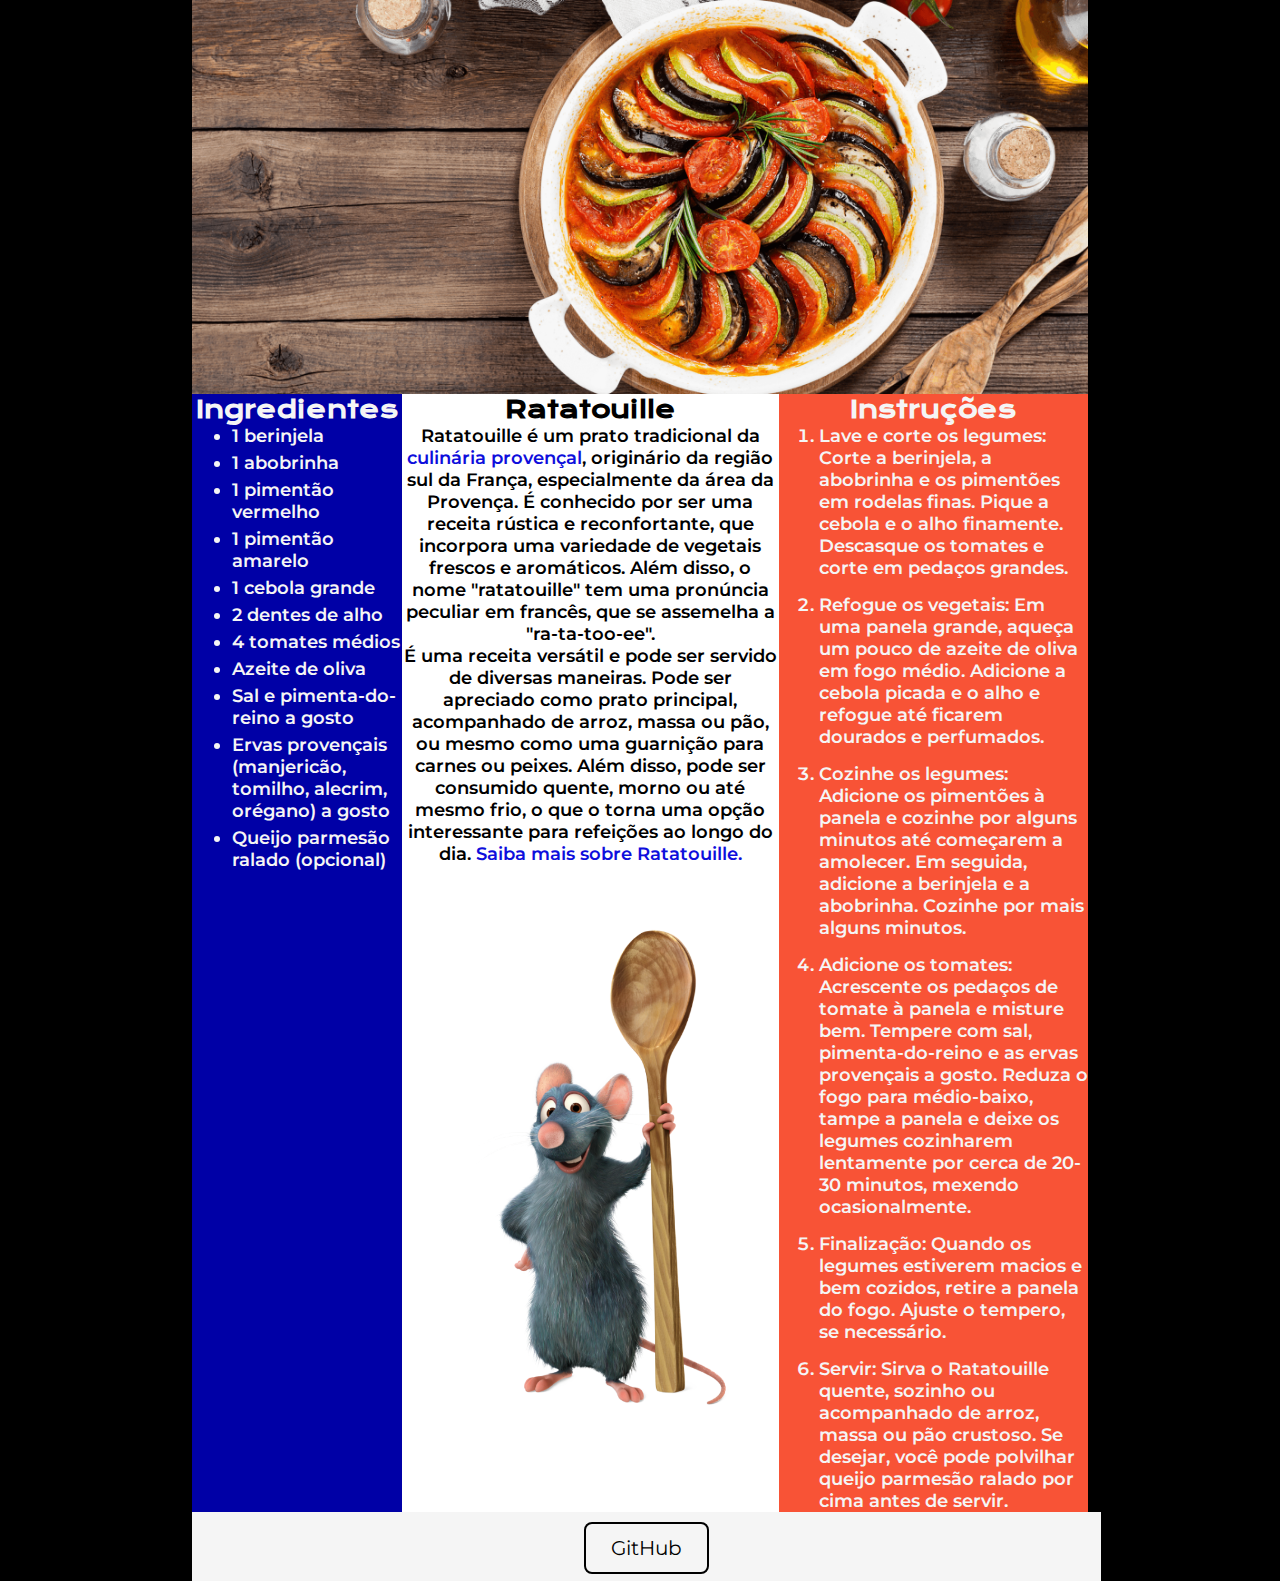
<file: 1_Receita/index.html>
<!DOCTYPE html>
<html lang="pt-br">

<head>
    <meta charset="UTF-8">
    <meta name="viewport" content="width=device-width, initial-scale=1.0">
    <link rel="stylesheet" href="./styles/style.css">
    <title>Receita Ratatouille</title>
</head>


<body>
    <header>
        <img class="imagem__header" src="./images/ratatui.png" alt="Ratatouille">
    </header>
    <main>
        <section class="conteudo">
            <div class="conteudo__ingredientes">
                <h2 class="conteudo__titulo">Ingredientes</h2>
                <ul class="conteudo__ingredientes__lista">
                    <li>1 berinjela</li>
                    <li>1 abobrinha</li>
                    <li>1 pimentão vermelho</li>
                    <li>1 pimentão amarelo</li>
                    <li>1 cebola grande</li>
                    <li>2 dentes de alho</li>
                    <li>4 tomates médios</li>
                    <li>Azeite de oliva</li>
                    <li>Sal e pimenta-do-reino a gosto </li>
                    <li>Ervas provençais (manjericão, tomilho, alecrim, orégano) a gosto</li>
                    <li>Queijo parmesão ralado (opcional)</li>
                </ul>
            </div>
            <div class="conteudo__mais">
                <h2 class="conteudo__titulo">Ratatouille</h2>
                <p> Ratatouille é um prato tradicional da <a class="conteudo_mais_link"
                        href="https://www.freitasparaomundo.com.br/2014/08/17/gastronomia-provencal/" target="_blank">
                        culinária
                        provençal</a>, originário da região sul da França,
                    especialmente da área da Provença. É conhecido por ser uma receita rústica e reconfortante, que
                    incorpora uma variedade de vegetais frescos e aromáticos. Além disso, o nome "ratatouille" tem uma
                    pronúncia peculiar em francês, que se assemelha a "ra-ta-too-ee".</p>
                <p> É uma receita versátil e pode ser servido de diversas maneiras. Pode ser apreciado como prato
                    principal, acompanhado de arroz, massa ou pão, ou mesmo como uma guarnição para carnes ou peixes.
                    Além disso, pode ser consumido quente, morno ou até mesmo frio, o que o torna uma opção interessante
                    para refeições ao longo do dia.
                    <a class="conteudo_mais_link" href="https://www.disneyplus.com/movies/ratatouille/4zRnUvYGbUZG"
                        target="_blank">Saiba mais sobre Ratatouille.</a>
                </p>
                <img class="remy" src="./images/rato.png" rel="Rato Remy">
            </div>
            <div class="conteudo__instrucoes">
                <h2 class="conteudo__titulo">Instruções</h2>
                <ol class="conteudo__instrucoes__lista">
                    <li>Lave e corte os legumes: Corte a berinjela, a abobrinha e os pimentões em rodelas finas.
                        Pique a
                        cebola e o alho finamente. Descasque os tomates e corte em pedaços grandes.
                    </li>
                    <li>Refogue os vegetais: Em uma panela grande, aqueça um pouco de azeite de oliva em fogo médio.
                        Adicione a cebola picada e o alho e refogue até ficarem dourados e perfumados.
                    </li>
                    <li>Cozinhe os legumes: Adicione os pimentões à panela e cozinhe por alguns minutos até
                        começarem a
                        amolecer. Em seguida,
                        adicione a berinjela e a abobrinha. Cozinhe por mais alguns minutos.</li>
                    <li>Adicione os tomates: Acrescente os pedaços de tomate à panela e misture bem. Tempere com
                        sal,
                        pimenta-do-reino e as
                        ervas provençais a gosto. Reduza o fogo para médio-baixo, tampe a panela e deixe os legumes
                        cozinharem lentamente por
                        cerca de 20-30 minutos, mexendo ocasionalmente.</li>
                    <li>Finalização: Quando os legumes estiverem macios e bem cozidos, retire a panela do fogo.
                        Ajuste o
                        tempero, se necessário.
                    </li>
                    <li>Servir: Sirva o Ratatouille quente, sozinho ou acompanhado de arroz, massa ou pão crustoso.
                        Se
                        desejar, você pode polvilhar queijo parmesão ralado por cima antes de servir.</li>
                </ol>
            </div>
        </section>
    </main>
    <footer class="rodape">
        <a class="rodape__link" href="https://github.com/PedroHMFernandes/FundamentosWeb-Mackenzie"
            target="_blank">GitHub</a>
    </footer>
</body>

</html>
</file>
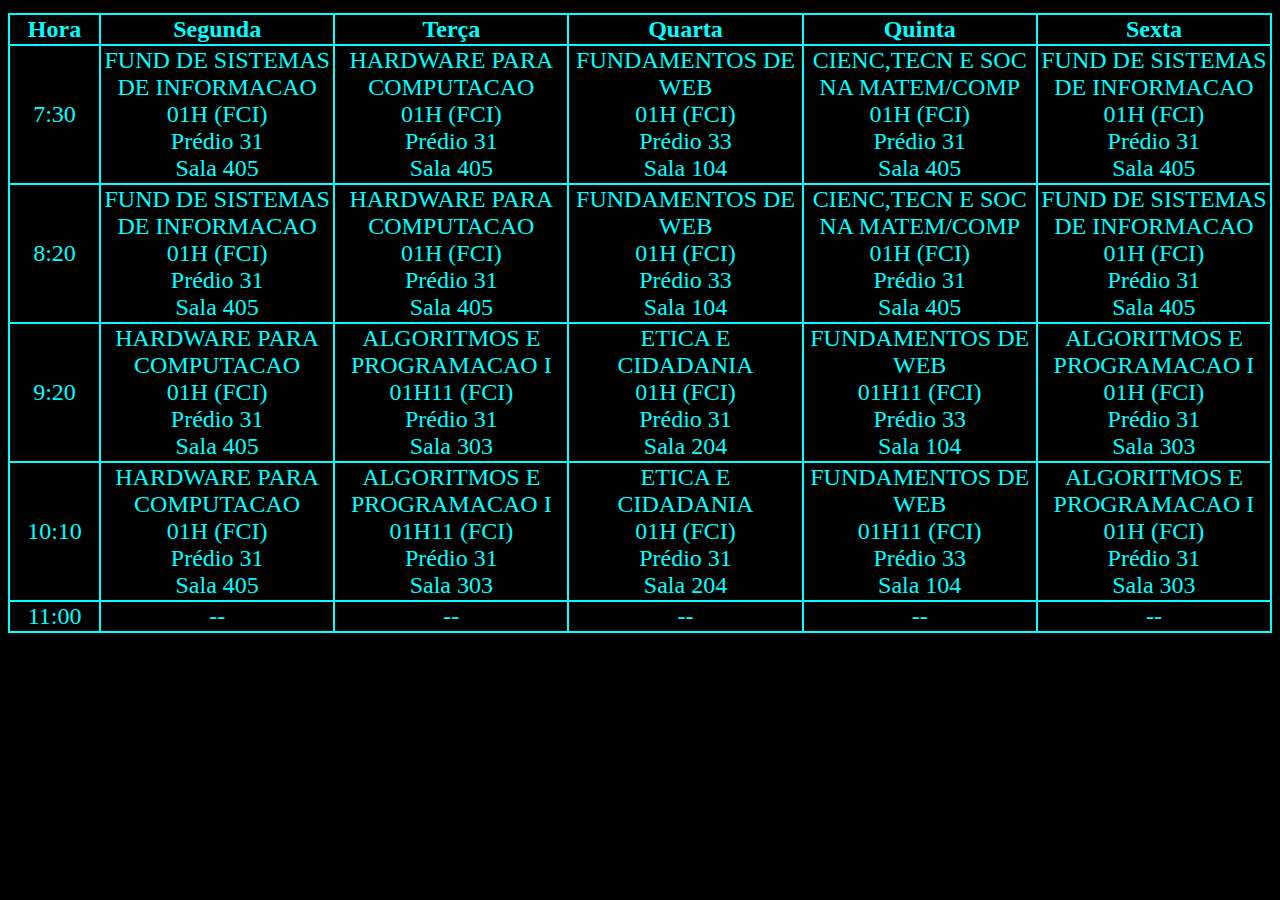
<file: 2_Horarios/index.html>
<!DOCTYPE html>
<html lang="pt-br">

<head>
    <meta charset="UTF-8">
    <meta name="viewport" content="width=device-width, initial-scale=1.0">
    <link rel="stylesheet" href="style.css">
    <title>Horarios Mackenzie 1ºSemestre </title>
</head>

<body>
    <table>
        <thead>
            <tr>
                <th>Hora</th>
                <th>Segunda</th>
                <th>Terça</th>
                <th>Quarta</th>
                <th>Quinta</th>
                <th>Sexta</th>
            </tr>
        </thead>
        <!--Matérias das 7:30-->
        <tr>
            <td class="hora">7:30</td>
            <td>
                <div>FUND DE SISTEMAS DE INFORMACAO
                    <br>
                    01H (FCI)
                    <br>
                    Prédio 31
                    <br>
                    Sala 405
                </div>
            </td>
            <td>
                <div>HARDWARE PARA COMPUTACAO
                    <br>
                    01H (FCI)
                    <br>
                    Prédio 31
                    <br>
                    Sala 405
                </div>
            </td>
            <td>
                <div>FUNDAMENTOS DE WEB
                    <br>
                    01H (FCI)
                    <br>
                    Prédio 33
                    <br>
                    Sala 104
                </div>
            </td>
            <td>
                <div>CIENC,TECN E SOC NA MATEM/COMP
                    <br>
                    01H (FCI)
                    <br>
                    Prédio 31
                    <br>
                    Sala 405
                </div>
            </td>
            <td>
                <div>FUND DE SISTEMAS DE INFORMACAO
                    <br>
                    01H (FCI)
                    <br>
                    Prédio 31
                    <br>
                    Sala 405
                </div>
            </td>
        </tr>
        <!--Matérias das 8:20-->
        <tr>
            <td class="hora">8:20</td>
            <td>
                <div>FUND DE SISTEMAS DE INFORMACAO
                    <br>
                    01H (FCI)
                    <br>
                    Prédio 31
                    <br>
                    Sala 405
                </div>
            </td>
            </td>
            <td>
                <div>HARDWARE PARA COMPUTACAO
                    <br>
                    01H (FCI)
                    <br>
                    Prédio 31
                    <br>
                    Sala 405
                </div>
            </td>
            <td>
                <div>FUNDAMENTOS DE WEB
                    <br>
                    01H (FCI)
                    <br>
                    Prédio 33
                    <br>
                    Sala 104
                </div>
            </td>
            <td>
                <div>CIENC,TECN E SOC NA MATEM/COMP
                    <br>
                    01H (FCI)
                    <br>
                    Prédio 31
                    <br>
                    Sala 405
                </div>
            </td>
            <td>
                <div>FUND DE SISTEMAS DE INFORMACAO
                    <br>
                    01H (FCI)
                    <br>
                    Prédio 31
                    <br>
                    Sala 405
                </div>
            </td>
        </tr>
        <!--Matérias das 9:20-->
        <tr>
            <td class="hora">9:20</td>
            <td>
                <div>HARDWARE PARA COMPUTACAO
                    <br>
                    01H (FCI)
                    <br>
                    Prédio 31
                    <br>
                    Sala 405
                </div>
            </td>
            <td>
                <div>ALGORITMOS E PROGRAMACAO I
                    <br>
                    01H11 (FCI)
                    <br>
                    Prédio 31
                    <br>
                    Sala 303
                </div>
            </td>
            <td>
                <div>
                    ETICA E CIDADANIA
                    <br>
                    01H (FCI)
                    <br>
                    Prédio 31
                    <br>
                    Sala 204
                </div>
            </td>
            <td>
                <div>FUNDAMENTOS DE WEB
                    <br>
                    01H11 (FCI)
                    <br>
                    Prédio 33
                    <br>
                    Sala 104
                </div>
            </td>
            <td>
                <div>ALGORITMOS E PROGRAMACAO I
                    <br>
                    01H (FCI)
                    <br>
                    Prédio 31
                    <br>
                    Sala 303
                </div>
            </td>
        </tr>
        <!--Matérias das 10:10-->
        <tr>
            <td class="hora">10:10</td>
            <td>
                <div>HARDWARE PARA COMPUTACAO
                    <br>
                    01H (FCI)
                    <br>
                    Prédio 31
                    <br>
                    Sala 405
                </div>
            </td>
            <td>
                <div>ALGORITMOS E PROGRAMACAO I
                    <br>
                    01H11 (FCI)
                    <br>
                    Prédio 31
                    <br>
                    Sala 303
                </div>
            </td>
            <td>
                <div>ETICA E CIDADANIA
                    <br>
                    01H (FCI)
                    <br>
                    Prédio 31
                    <br>
                    Sala 204
                </div>
            </td>
            <td>
                <div>FUNDAMENTOS DE WEB
                    <br>
                    01H11 (FCI)
                    <br>
                    Prédio 33
                    <br>
                    Sala 104
                </div>
            </td>
            <td>
                <div>ALGORITMOS E PROGRAMACAO I
                    <br>
                    01H (FCI)
                    <br>
                    Prédio 31
                    <br>
                    Sala 303
                </div>
            </td>
        </tr>
        <!--Matérias das 11:00-->
        <tr>
            <td class="hora">11:00</td>
            <td>--</td>
            <td>--</td>
            <td>--</td>
            <td>--</td>
            <td>--</td>
        </tr>
    </table>
</body>

</html>
</file>
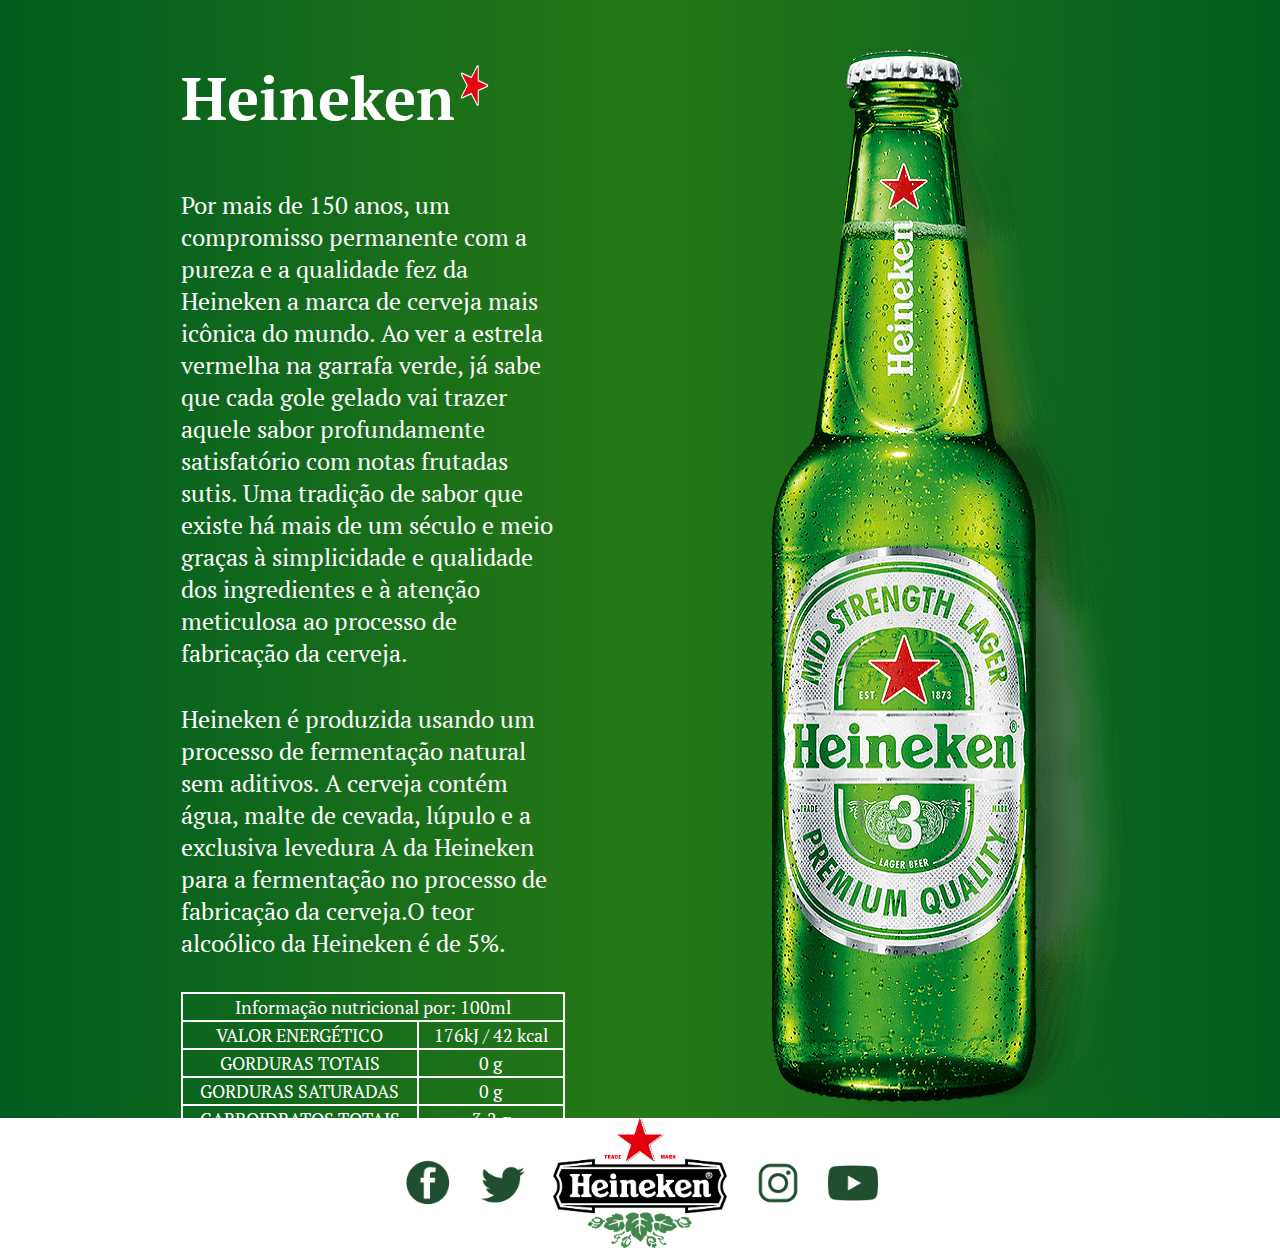
<file: 4_Heineken/index.html>
<!DOCTYPE html>
<html lang="pt-br">

<head>
    <meta charset="UTF-8">
    <meta name="viewport" content="width=device-width, initial-scale=1.0">
    <link rel="stylesheet" href="./styles/style.css">
    <title>Heineken Tabela Nutricional</title>
</head>

<body>
    <section>
        <article class="conteudo">
            <header>
                <h1 class="conteudo__titulo">Heineken</h1>
                <img class="conteudo__titulo__logotipo" src="./assets/heineken_estrelatombada.png"
                    alt="Estrela vermelha logotipo da Heineken">
            </header>
            <p class="conteudo__paragrafo">Por mais de 150 anos, um compromisso permanente com a pureza e a qualidade
                fez da Heineken a marca de cerveja mais icônica do mundo. Ao ver a estrela vermelha na garrafa verde, já
                sabe que cada gole gelado vai trazer aquele sabor profundamente satisfatório com notas frutadas sutis.
                Uma tradição de sabor que existe há mais de um século e meio graças à simplicidade e qualidade dos
                ingredientes e à atenção meticulosa ao processo de fabricação da cerveja.</p>
            <p class="conteudo__paragrafo"> Heineken é produzida usando um processo de fermentação natural sem aditivos.
                A cerveja contém água,
                malte de cevada, lúpulo e a exclusiva levedura A da Heineken para a fermentação no processo de
                fabricação da cerveja.O teor alcoólico da Heineken é de 5%.</p>
            <div>
                <table class="conteudo__tabela">
                    <tr>
                        <th colspan="2">Informação nutricional por: 100ml</th>
                    </tr>
                    <tr>
                        <th>VALOR ENERGÉTICO</th>
                        <td>176kJ / 42 kcal</td>
                    </tr>
                    <tr>
                        <th>GORDURAS TOTAIS</th>
                        <td>0 g</td>
                    </tr>
                    <tr>
                        <th>GORDURAS SATURADAS</th>
                        <td>0 g</td>
                    </tr>
                    <tr>
                        <th>CARBOIDRATOS TOTAIS</th>
                        <td>3.2 g</td>
                    </tr>
                    <tr>
                        <th>AÇUCARES</th>
                        <td>0 g</td>
                    </tr>
                    <tr>
                        <th>PROTEÍNA</th>
                        <td>0 g</td>
                    </tr>
                    <tr>
                        <th>SÓDIO</th>
                        <td>&lt 0.01 g</td>
                    </tr>
                </table>
            </div>
        </article>
        <img class="imagem__garrafa" src="./assets/heineken_garra.png" alt="Garrafa de Heineken">
    </section>
    <footer>
        <nav>
            <a href="https://web.facebook.com/heineken?_rdc=1&_rdr" target="_blank"><img class="logotipo_menor"
                    src=".\assets\fb_logo.png" alt="logotipo heineken"></a>
            <a href="https://twitter.com/heineken" target="_blank"><img class="logotipo_menor"
                    src=".\assets\tt_logo.png" alt="logotipo heineken"></a>
            <a href="https://www.heineken.com/br/pt/pagina-inicial" target="_blank"><img class="logotipo"
                    src=".\assets\heineken_logo.png" alt="logotipo heineken"></a>
            <a href="https://www.instagram.com/heineken/" target="_blank"><img class="logotipo_menor"
                    src=".\assets\ig_logo.png" alt="logotipo heineken"></a>
            <a href="https://www.youtube.com/user/heineken" target="_blank"><img class="logotipo_menor"
                    src=".\assets\yt_logo.png" alt="logotipo heineken"></a>
        </nav>
    </footer>

</body>

</html>
</file>
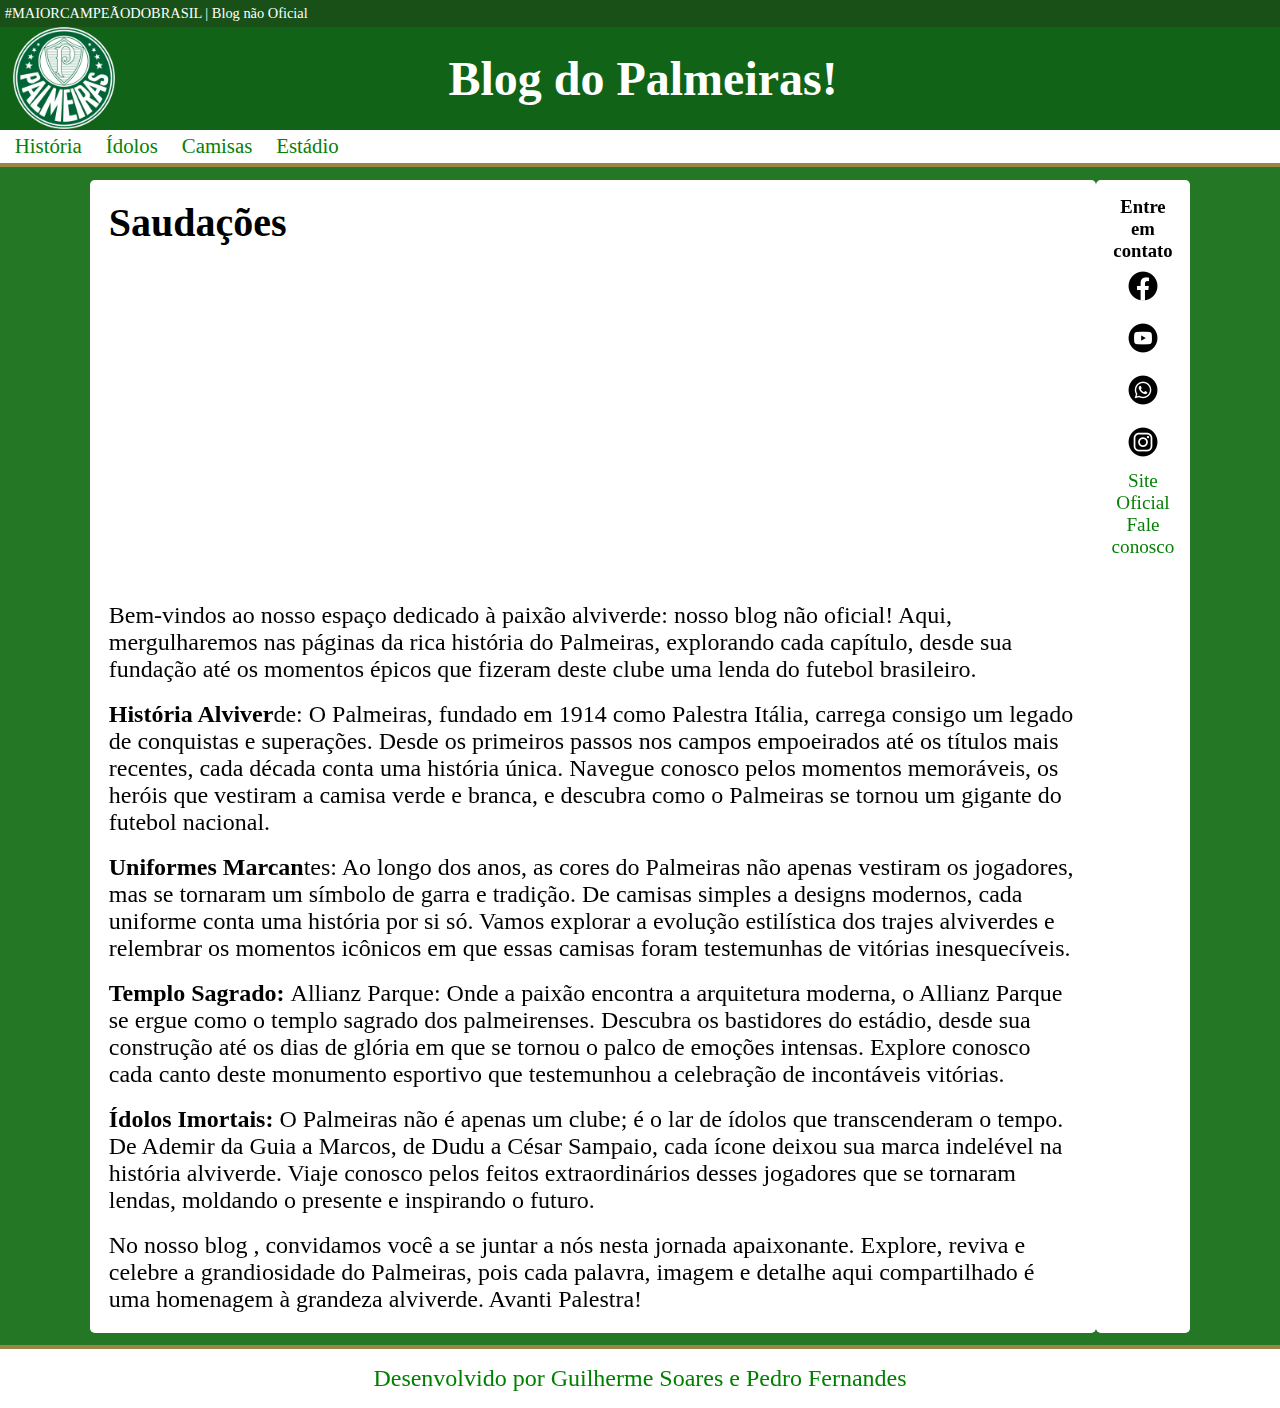
<file: 6_Palmeiras/index.html>
<!DOCTYPE html>
<html lang="pt-br">

<head>
    <meta charset="UTF-8">
    <meta name="viewport" content="width=device-width, initial-scale=1.0">
    <meta name="author" content="Pedro Fernandes, Guilherme Soares">
    <link rel="stylesheet" href="./assets/index.css" type="text/css">
    <title>Blog do Palmeiras</title>
</head>

<body>
    <header class="cabecalho">
        <p class="cabecalho__slogan">#MAIORCAMPEÃODOBRASIL | Blog não Oficial</p>
        <a href="index.html"><img class="cabecalho__foto" src="assets/images/palmeiras-logo.png"
                alt="Logo do Palmeiras"></a>
        <h1 class="cabecalho__titulo">Blog do Palmeiras!</h1>
        <nav class="cabecalho__nav">
            <div class="cabecalho__nav-container">
                <a class="cabecalho__nav__botoes" href="historia.html">História</a>
                <a class="cabecalho__nav__botoes" href="pagidolos.html">Ídolos</a>
                <a class="cabecalho__nav__botoes" href="camisas.html">Camisas</a>
                <a class="cabecalho__nav__botoes" href="pagestadio.html">Estádio</a>
            </div>
        </nav>
    </header>

    <main class="conteudo">
        <article class="conteudo__principal">
            <div class="conteudo__principal-container">
                <h2 class="conteudo__principal__titulo">Saudações</h2>
                <br>
                <div class="video__container">
                    <iframe class="video"
                        src="https://www.youtube.com/watch?v=CHMIAPx_gHo&ab_channel=CursoemVideoCortes" frameborder="0"
                        allowfullscreen></iframe>
                </div>
                <p class="conteudo__principal__texto">Bem-vindos ao nosso espaço dedicado à paixão alviverde: nosso blog
                    não oficial! Aqui, mergulharemos
                    nas páginas da rica história do Palmeiras, explorando cada capítulo, desde sua fundação até os
                    momentos épicos que fizeram deste clube uma lenda do futebol brasileiro.</p>
                <br>

                <p class="conteudo__principal__texto"><strong>História Alviver</strong>de: O Palmeiras, fundado em 1914
                    como Palestra
                    Itália, carrega consigo um legado de conquistas e superações. Desde os primeiros passos nos campos
                    empoeirados até os títulos mais recentes, cada década conta uma história única. Navegue conosco
                    pelos momentos memoráveis, os heróis que vestiram a camisa verde e branca, e descubra como o
                    Palmeiras se tornou um gigante do futebol nacional.</p>
                <br>
                <p class="conteudo__principal__texto"><strong>Uniformes Marcan</strong>tes: Ao longo dos anos, as cores
                    do Palmeiras não
                    apenas vestiram os jogadores, mas se tornaram um símbolo de garra e tradição. De camisas simples a
                    designs modernos, cada uniforme conta uma história por si só. Vamos explorar a evolução estilística
                    dos trajes alviverdes e relembrar os momentos icônicos em que essas camisas foram testemunhas de
                    vitórias inesquecíveis.</p><br>
                <p class="conteudo__principal__texto"><strong>Templo Sagrado: </strong>Allianz Parque: Onde a paixão
                    encontra a
                    arquitetura moderna, o Allianz Parque se ergue como o templo sagrado dos palmeirenses. Descubra os
                    bastidores do estádio, desde sua construção até os dias de glória em que se tornou o palco de
                    emoções intensas. Explore conosco cada canto deste monumento esportivo que testemunhou a celebração
                    de incontáveis vitórias.</p>
                <br>
                <p class="conteudo__principal__texto"><strong>Ídolos Imortais:</strong> O Palmeiras não é apenas um
                    clube; é o lar de
                    ídolos que transcenderam o tempo. De Ademir da Guia a Marcos, de Dudu a César Sampaio, cada ícone
                    deixou sua marca indelével na história alviverde. Viaje conosco pelos feitos extraordinários desses
                    jogadores que se tornaram lendas, moldando o presente e inspirando o futuro.</p>
                <br>

                <p class="conteudo__principal__texto">No nosso blog , convidamos você a se juntar a nós nesta jornada
                    apaixonante. Explore, reviva e celebre a grandiosidade do Palmeiras, pois cada palavra, imagem e
                    detalhe aqui compartilhado é uma homenagem à grandeza alviverde. Avanti Palestra!</p>
            </div>
        </article>
        <aside class="conteudo__lateral">
            <h3>Entre em contato</h3>
            <a href="#" target="blank"><img src="assets/images/logo-facebook.png" alt="Logo do Facebook"></a>
            <a href="#" target="blank"><img src="assets/images/logo-youtube.png" alt="Logo do YouTube"></a>
            <a href="#" target="blank"><img src="assets/images/logo-wpp.png" alt="Logo do Whatsapp"></a>
            <a href="#" target="blank"><img src="assets/images/logo-instagram.png" alt="Logo do Instagram"></a>
            <a class="conteudo__lateral__link" href="https://www.palmeiras.com.br/home/" target="blank">Site Oficial</a>
            <a class="conteudo__lateral__link" href="formulario.html">Fale conosco</a>
        </aside>
    </main>
    <footer class="rodape">
        <p class="rodape__texto">Desenvolvido por Guilherme Soares e Pedro Fernandes</p>
    </footer>
</body>

</html>
</file>
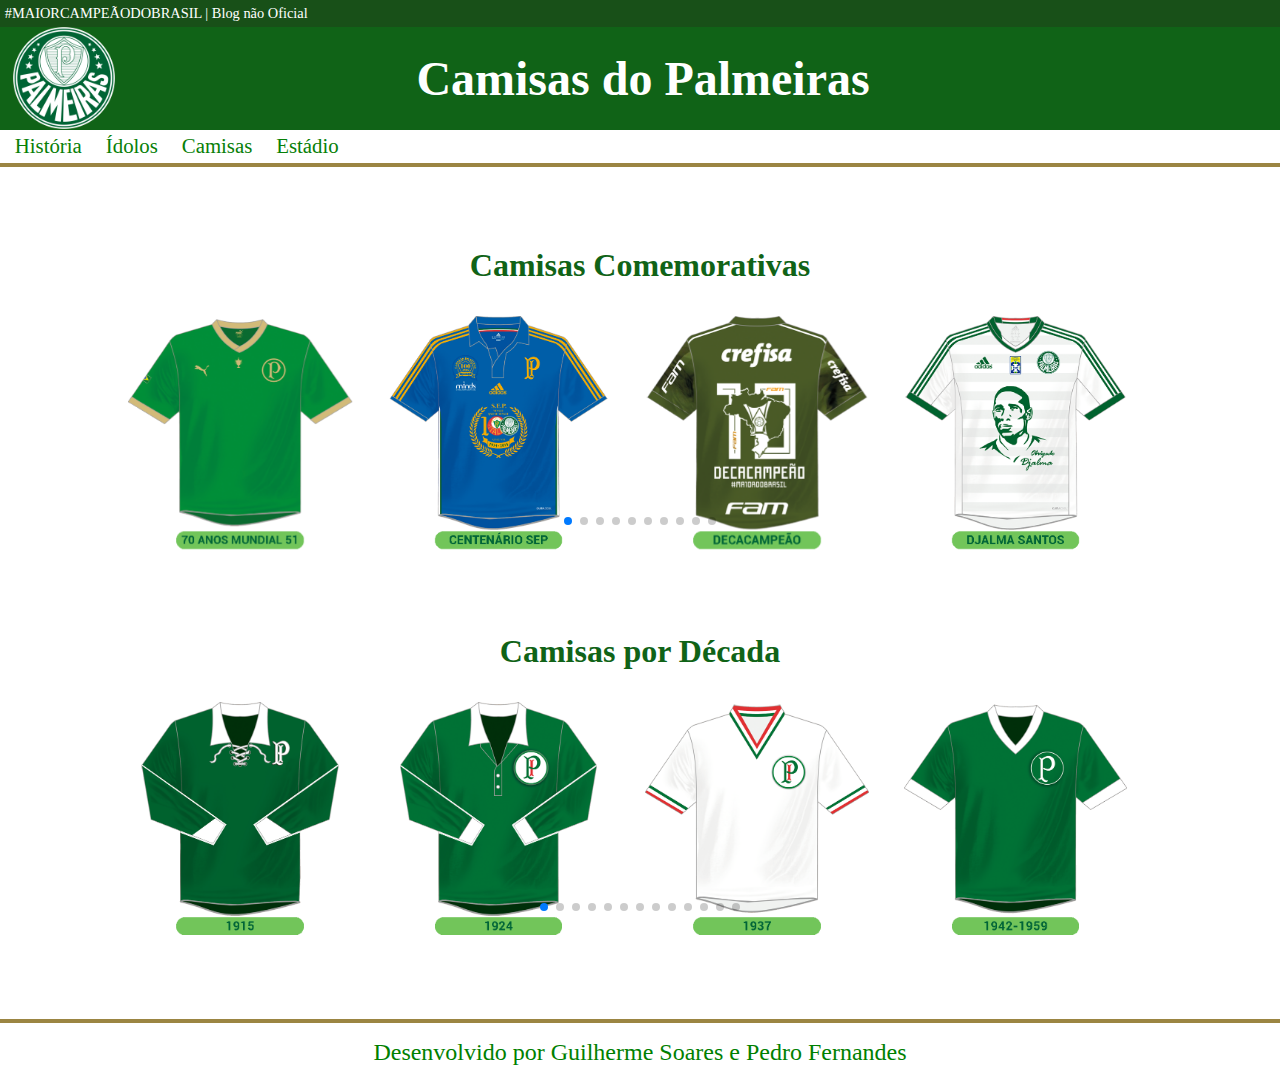
<file: 6_Palmeiras/camisas.html>
<!DOCTYPE html>
<html lang="en">

<head>
    <meta charset="UTF-8">
    <meta name="viewport" content="width=device-width, initial-scale=1.0">
    <meta name="author" content="Pedro Fernandes, Guilherme Soares">
    <link rel="stylesheet" href="./assets/index.css" type="text/css">
    <link rel="stylesheet" href="./assets/camisas.css" type="text/css">
    <link rel="stylesheet" href="https://cdn.jsdelivr.net/npm/swiper@10/swiper-bundle.min.css">

    <title>História do Palmeiras</title>
</head>

<body class="oi">
    <header class="cabecalho">
        <p class="cabecalho__slogan">#MAIORCAMPEÃODOBRASIL | Blog não Oficial</p>
        <a href="index.html"><img class="cabecalho__foto" src="assets/images/palmeiras-logo.png"></a>
        <h1 class="cabecalho__titulo">Camisas do Palmeiras</h1>
        <nav class="cabecalho__nav">
            <div class="cabecalho__nav-container">
                <a class="cabecalho__nav__botoes" href="historia.html">História</a>
                <a class="cabecalho__nav__botoes" href="pagidolos.html">Ídolos</a>
                <a class="cabecalho__nav__botoes" href="camisas.html">Camisas</a>
                <a class="cabecalho__nav__botoes" href="pagestadio.html">Estádio</a>
            </div>
        </nav>
        <div></div>
    </header>
    <section class="carrossel">
        <h2 class="carrossel__titulo">Camisas Comemorativas</h2>
        <div class="carrossel__container">
            <!-- Slider main container -->
            <div class="swiper">
                <!-- Additional required wrapper -->
                <!-- If we need pagination -->
                <div class="swiper-pagination"></div>

                <div class="swiper-wrapper">
                    <!-- Slides -->
                    <div class="swiper-slide"><img src="assets/images/camisas/70anosmundial51.png"
                            alt="camisa comemorativa 51"></div>
                    <div class="swiper-slide"><img src="assets/images/camisas/centenario.png"
                            alt="camisa comemorativa centenario"></div>
                    <div class="swiper-slide"><img src="assets/images/camisas/decampeao.png" alt="camisa comemorativa">
                    </div>
                    <div class="swiper-slide"><img src="assets/images/camisas/Djalma.png" alt="camisa comemorativa">
                    </div>
                    <div class="swiper-slide"><img src="assets/images/camisas/libertadores2020.png"
                            alt="camisa comemorativa libertadores 2020"></div>
                    <div class="swiper-slide"><img src="assets/images/camisas/libertadores99.png"
                            alt="camisa comemorativa libertadores 99"></div>
                    <div class="swiper-slide"><img src="assets/images/camisas/Marcos500.png"
                            alt="camisa comemorativa Marcos 500 jogos">
                    </div>
                    <div class="swiper-slide"><img src="assets/images/camisas/oberdanCattani.png"
                            alt="camisa comemorativa Oberdan Cattani"></div>
                    <div class="swiper-slide"><img src="assets/images/camisas/paulistao2020.png"
                            alt="camisa comemorativa Paulistão 2020"></div>
                    <div class="swiper-slide"><img src="assets/images/camisas/tetracopadobr.png"
                            alt="camisa comemorativa tetra Copa do Brasil"></div>
                </div>
            </div>

            <!-- If we need scrollbar -->
            <!-- <div class="swiper-scrollbar"></div> -->
        </div>
        <section class="carrossel">
            <h2 class="carrossel__titulo">Camisas por Década</h2>
            <div class="carrossel__container">
                <!-- Slider main container -->
                <div class="swiper">
                    <!-- Additional required wrapper -->
                    <!-- If we need pagination -->
                    <div class="swiper-pagination"></div>

                    <div class="swiper-wrapper">
                        <!-- Slides -->
                        <div class="swiper-slide"><img src="assets/images/camisas/1915-primeira.png"></div>
                        <div class="swiper-slide"><img src="assets/images/camisas/1924.png"></div>
                        <div class="swiper-slide"><img src="assets/images/camisas/1937.png"></div>
                        <div class="swiper-slide"><img src="assets/images/camisas/1942.png"></div>
                        <div class="swiper-slide"><img src="assets/images/camisas/1951.png"></div>
                        <div class="swiper-slide"><img src="assets/images/camisas/1959-1965.png"></div>
                        <div class="swiper-slide"><img src="assets/images/camisas/1972.png"></div>
                        <div class="swiper-slide"><img src="assets/images/camisas/1981.png"></div>
                        <div class="swiper-slide"><img src="assets/images/camisas/1993.png"></div>
                        <div class="swiper-slide"><img src="assets/images/camisas/1989-1992.png"></div>
                        <div class="swiper-slide"><img src="assets/images/camisas/2000.png"></div>
                        <div class="swiper-slide"><img src="assets/images/camisas/2010.png"></div>
                        <div class="swiper-slide"><img src="assets/images/camisas/2020.png"></div>
                    </div>
                </div>
            </div>
            <footer class="rodape__camisas">
                <p class="rodape__camisas__texto">Desenvolvido por Guilherme Soares e Pedro Fernandes</p>
            </footer>
            <script src="https://cdn.jsdelivr.net/npm/swiper@10/swiper-bundle.min.js"></script>
            <script>const swiper = new Swiper('.swiper', {
                    spaceBetween: 10,
                    slidesPerView: 4,
                    loop: true,
                    pagination: {
                        el: '.swiper-pagination',
                        type: 'bullets',
                    },
                });
            </script>
</body>

</html>
</file>
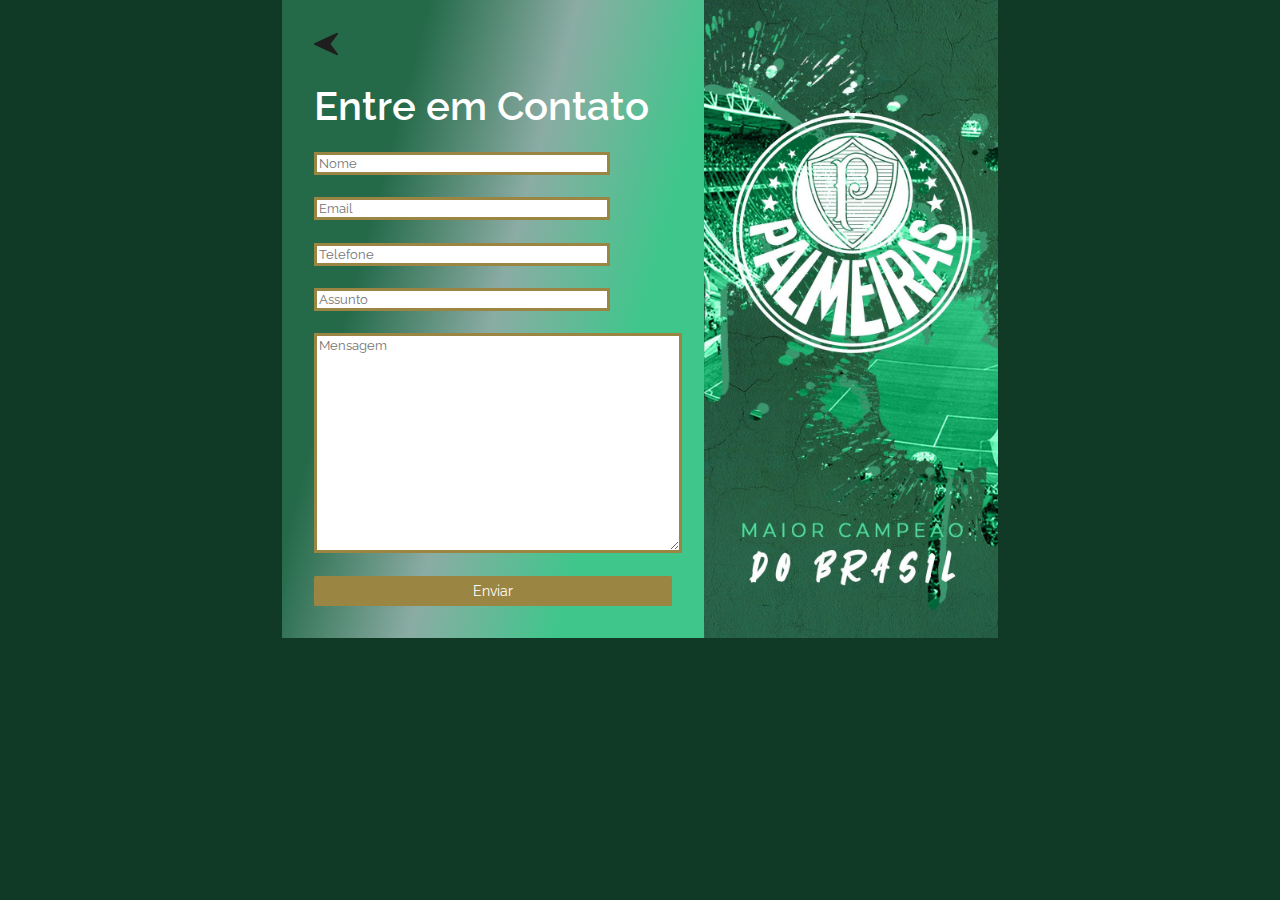
<file: 6_Palmeiras/formulario.html>
<!DOCTYPE html>
<html lang="pt-br">

<head>
    <meta charset="utf-8">
    <meta name="viewport" content="width=device-width, initial-scale=1.0">
    <meta name="author" content="Pedro Fernandes, Guilherme Soares">
    <link rel="stylesheet" href="./assets/formulario.css">
    <title>Formulario Fale Conosco</title>
</head>

<body>
    <section class="formulario">
        <form class="formulario__conteudo">
            <a href="index.html"><img src="./assets/images/seta-esquerda.png"
                    alt="Seta para voltar à página inicial"></a>
            <h2 class="formulario__conteudo__titulo">Entre em Contato</h2>
            <input class="formulario__conteudo__info" type="text" name="nome" placeholder="Nome" required>
            <input class="formulario__conteudo__info" type="email" name="email" placeholder="Email" required>
            <input class="formulario__conteudo__info" type="tel" name="telefone" placeholder="Telefone" required>
            <input class="formulario__conteudo__info" type="text" name="assunto" placeholder="Assunto" required>
            <textarea class="formulario__conteudo__mensagem" rows="10" cols="30" placeholder="Mensagem"></textarea>
            <input class="formulario__conteudo__botao" type="submit" value="Enviar">
        </form>
        <img class="formulario__banner" src="./assets/images/palmeiras-banner.jpg"
            alt="Banner do Palmeiras maior campeão do Brasil">
    </section>
</body>

</html>
</file>
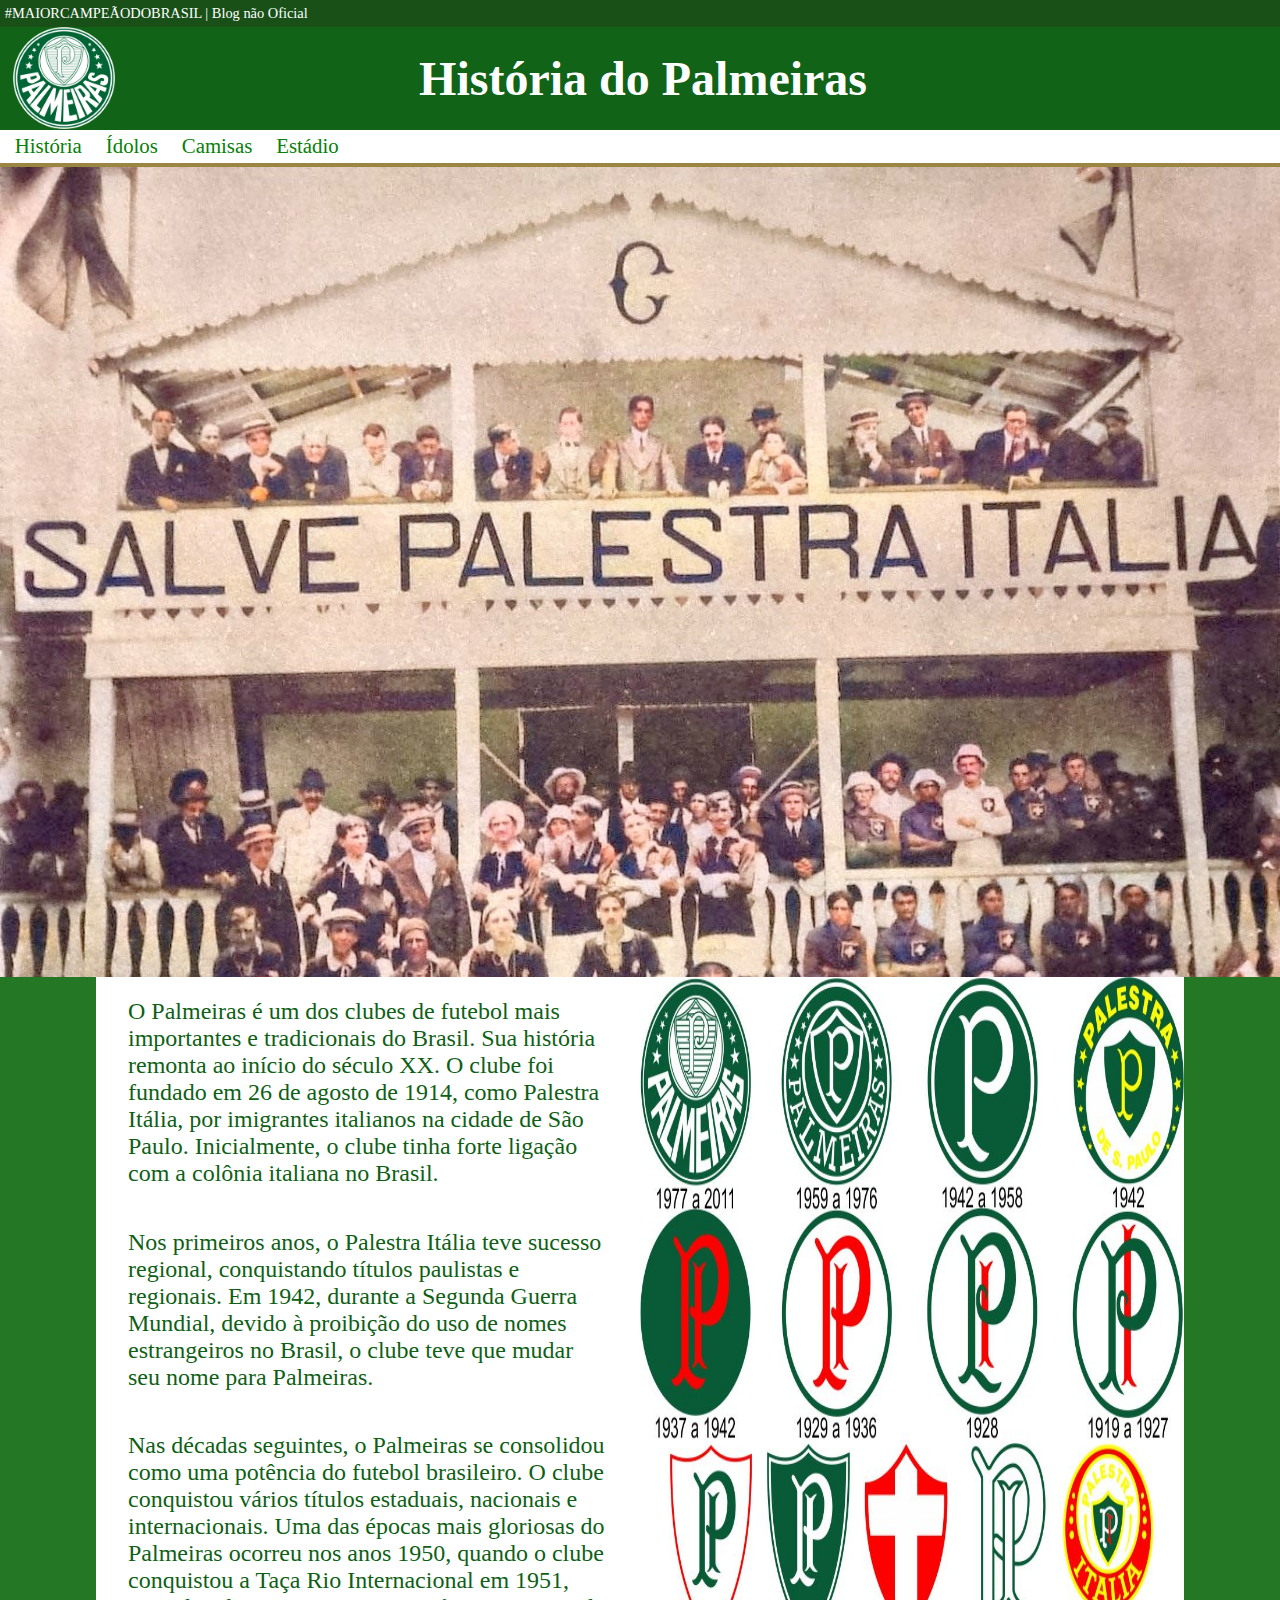
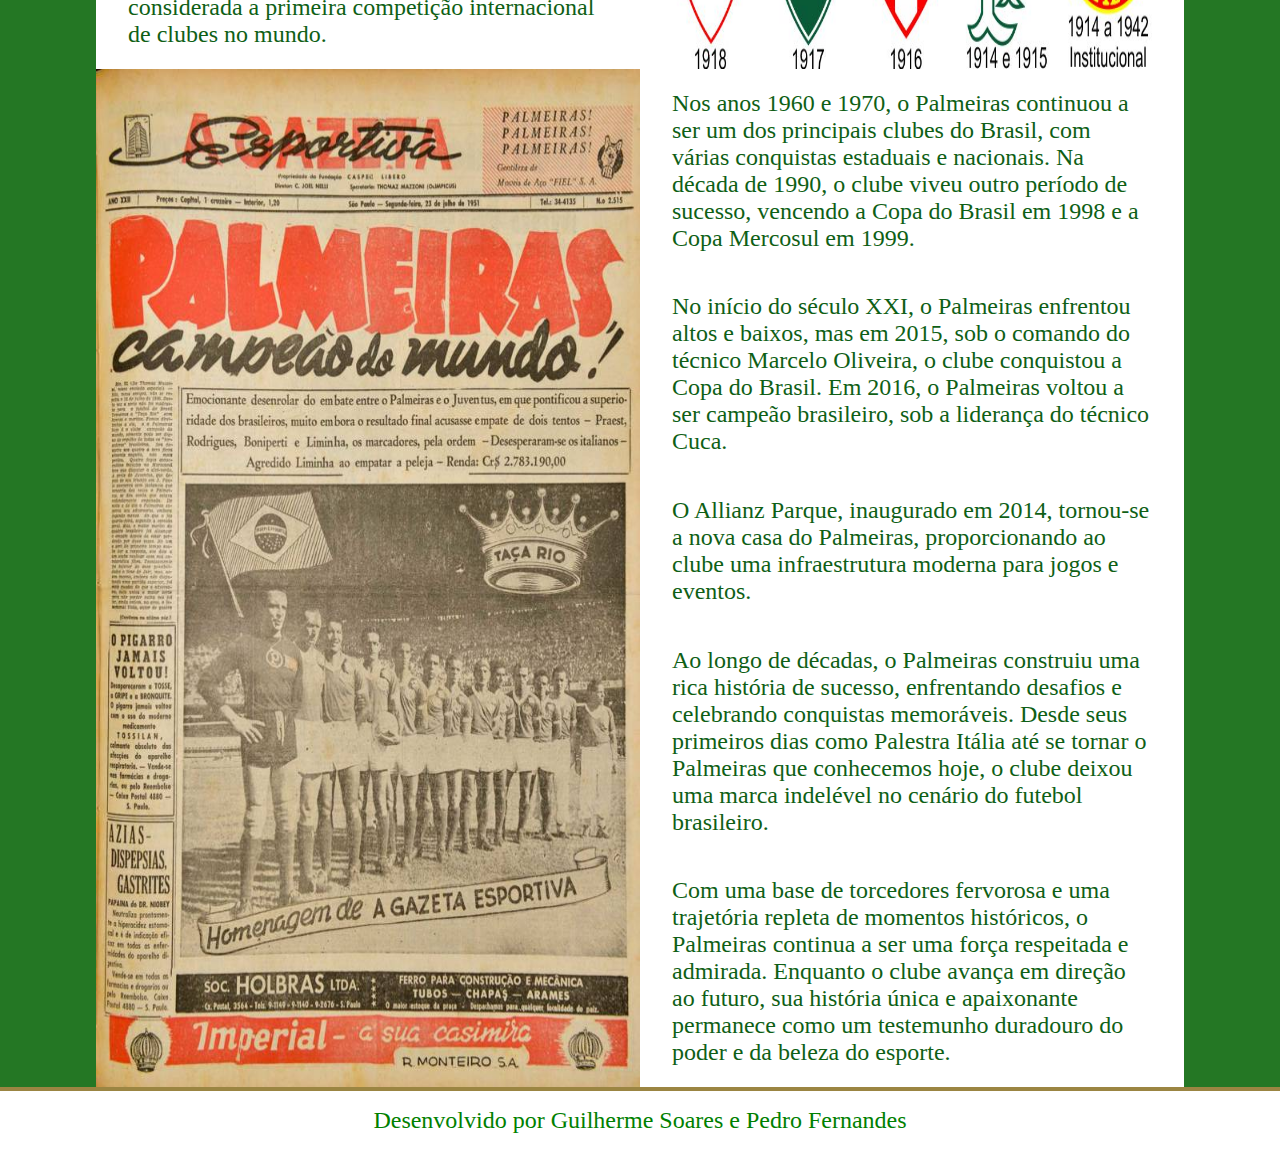
<file: 6_Palmeiras/historia.html>
<!DOCTYPE html>
<html lang="en">

<head>
    <meta charset="UTF-8">
    <meta name="viewport" content="width=device-width, initial-scale=1.0">
    <meta name="author" content="Pedro Fernandes, Guilherme Soares">
    <link rel="stylesheet" href="./assets/index.css" type="text/css">
    <link rel="stylesheet" href="./assets/historia.css" type="text/css">
    <title>História do Palmeiras</title>
</head>

<body>
    <header class="cabecalho">
        <p class="cabecalho__slogan">#MAIORCAMPEÃODOBRASIL | Blog não Oficial</p>
        <a href="index.html"><img class="cabecalho__foto" src="assets/images/palmeiras-logo.png"
                alt="Logo do Palmeiras"></a>
        <h1 class="cabecalho__titulo">História do Palmeiras</h1>
        <nav class="cabecalho__nav">
            <div class="cabecalho__nav-container">
                <a class="cabecalho__nav__botoes" href="historia.html">História</a>
                <a class="cabecalho__nav__botoes" href="pagidolos.html">Ídolos</a>
                <a class="cabecalho__nav__botoes" href="camisas.html">Camisas</a>
                <a class="cabecalho__nav__botoes" href="pagestadio.html">Estádio</a>
            </div>
        </nav>
        <div class="foto-background"></div>
    </header>
    <main>
        <section class="secao">
            <div class="secao__container">
                <p class="container__texto">O Palmeiras é um dos clubes de futebol mais importantes e tradicionais do
                    Brasil. Sua história remonta ao
                    início do século XX. O clube foi fundado em 26 de agosto de 1914, como Palestra Itália, por
                    imigrantes
                    italianos na cidade de São Paulo. Inicialmente, o clube tinha forte ligação com a colônia italiana
                    no
                    Brasil.</p>
                <p class="container__texto">
                    Nos primeiros anos, o Palestra Itália teve sucesso regional, conquistando títulos paulistas e
                    regionais.
                    Em 1942, durante a Segunda Guerra Mundial, devido à proibição do uso de nomes estrangeiros no
                    Brasil, o
                    clube teve que mudar seu nome para Palmeiras.
                </p>
                <p class="container__texto">
                    Nas décadas seguintes, o Palmeiras se consolidou como uma potência do futebol brasileiro. O clube
                    conquistou vários títulos estaduais, nacionais e internacionais. Uma das épocas mais gloriosas do
                    Palmeiras ocorreu nos anos 1950, quando o clube conquistou a Taça Rio Internacional em 1951,
                    considerada a primeira competição internacional de clubes no mundo.
                </p>
            </div>
            <img class="secao__imagem" src="./assets/images/palmeiras_brasoes.jpg">
        </section>
        <section class="secao">
            <img class="secao__imagem" src="./assets/images/1951.jpg">
            <div class="secao__container">
                <p class="container__texto">Nos anos 1960 e 1970, o Palmeiras continuou a ser um dos principais clubes
                    do Brasil, com várias conquistas estaduais e nacionais. Na década de 1990, o clube viveu outro
                    período de sucesso, vencendo a Copa do Brasil em 1998 e a Copa Mercosul em 1999.</p>
                <p class="container__texto">
                    No início do século XXI, o Palmeiras enfrentou altos e baixos, mas em 2015, sob o comando do técnico
                    Marcelo Oliveira, o clube conquistou a Copa do Brasil. Em 2016, o Palmeiras voltou a ser campeão
                    brasileiro, sob a liderança do técnico Cuca.
                </p>
                <p class="container__texto">
                    O Allianz Parque, inaugurado em 2014, tornou-se a nova casa do Palmeiras, proporcionando ao clube
                    uma infraestrutura moderna para jogos e eventos.
                </p>
                <p class="container__texto">Ao longo de décadas, o Palmeiras construiu uma rica história de sucesso,
                    enfrentando desafios e
                    celebrando conquistas memoráveis. Desde seus primeiros dias como Palestra Itália até se tornar o
                    Palmeiras que conhecemos hoje, o clube deixou uma marca indelével no cenário do futebol brasileiro.

                </p>
                <p class="container__texto">
                    Com uma base de torcedores fervorosa e uma trajetória repleta de momentos históricos, o Palmeiras
                    continua a ser uma força respeitada e admirada. Enquanto o clube avança em direção ao futuro, sua
                    história única e apaixonante permanece como um testemunho duradouro do poder e da beleza do esporte.
                </p>
            </div>
    </main>
    <footer class="rodape__historia">
        <p class="rodape__historia__texto">Desenvolvido por Guilherme Soares e Pedro Fernandes</p>
    </footer>

</body>

</html>
</file>
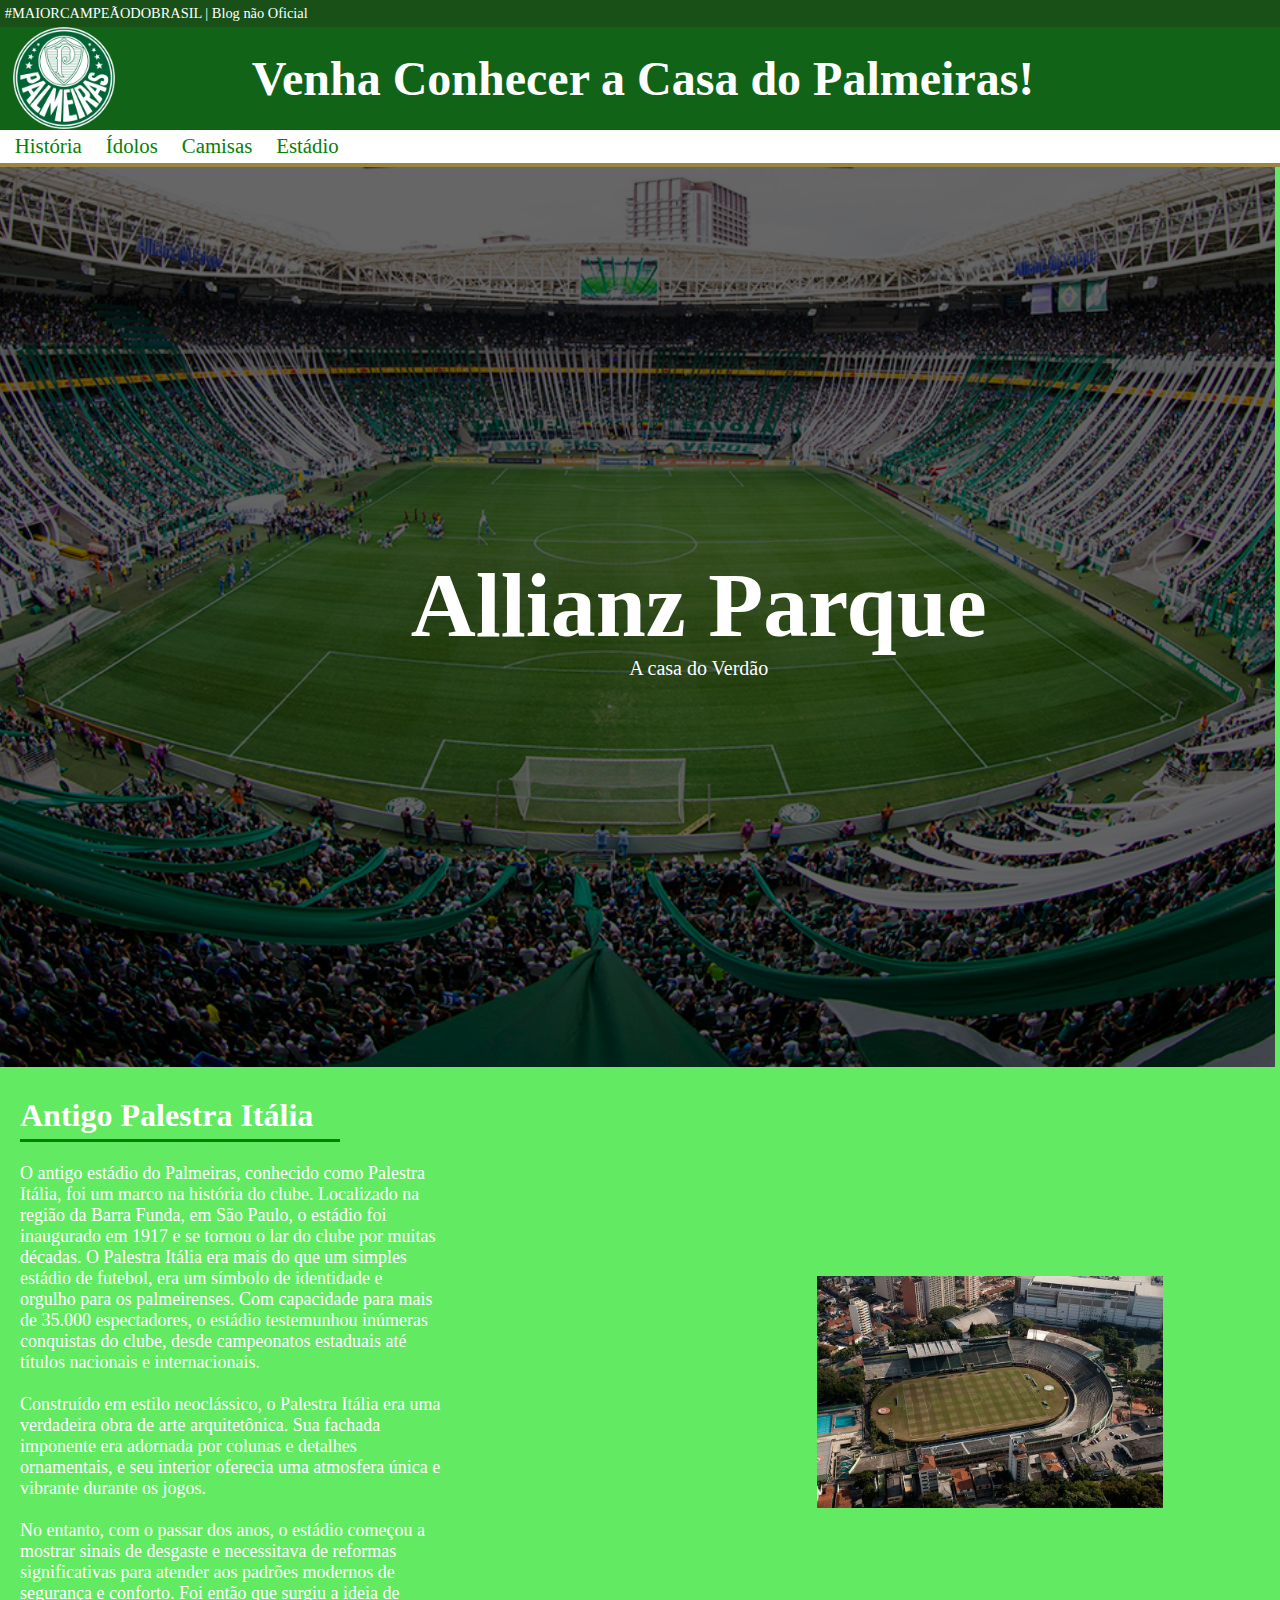
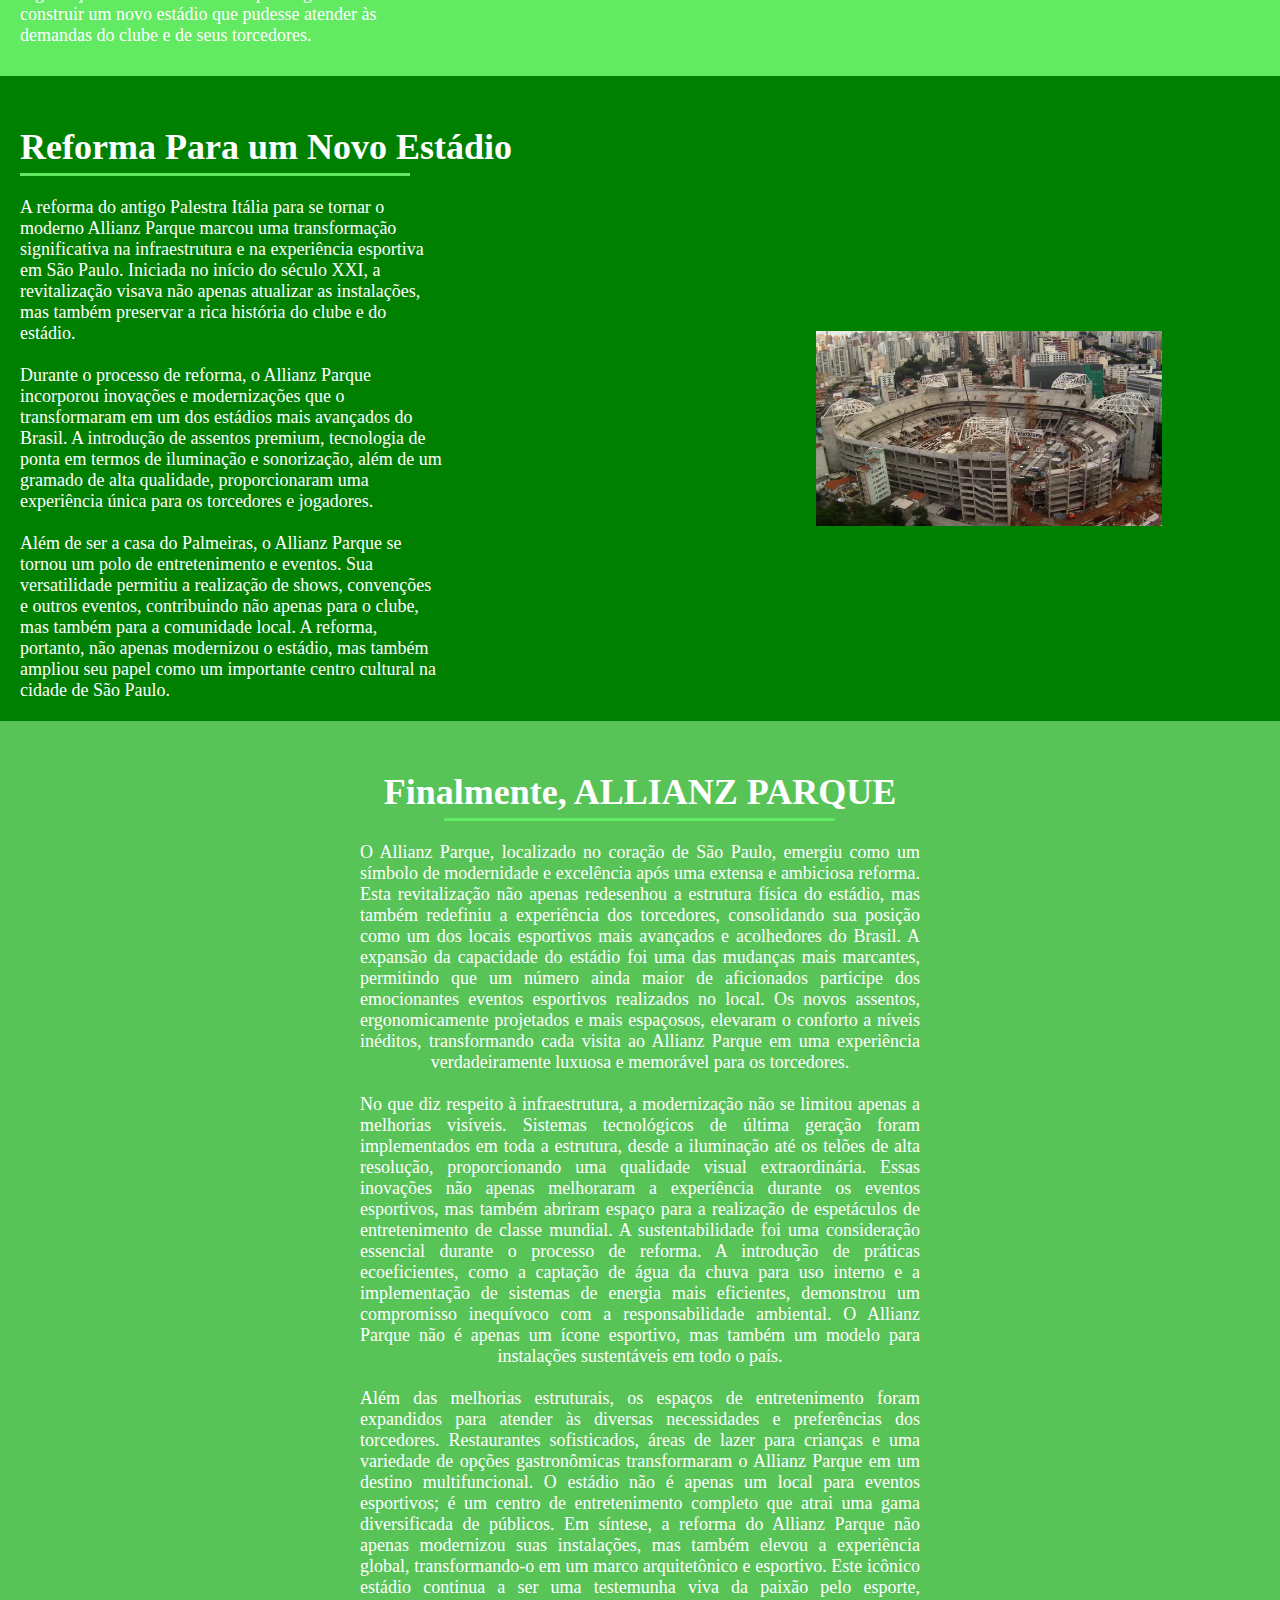
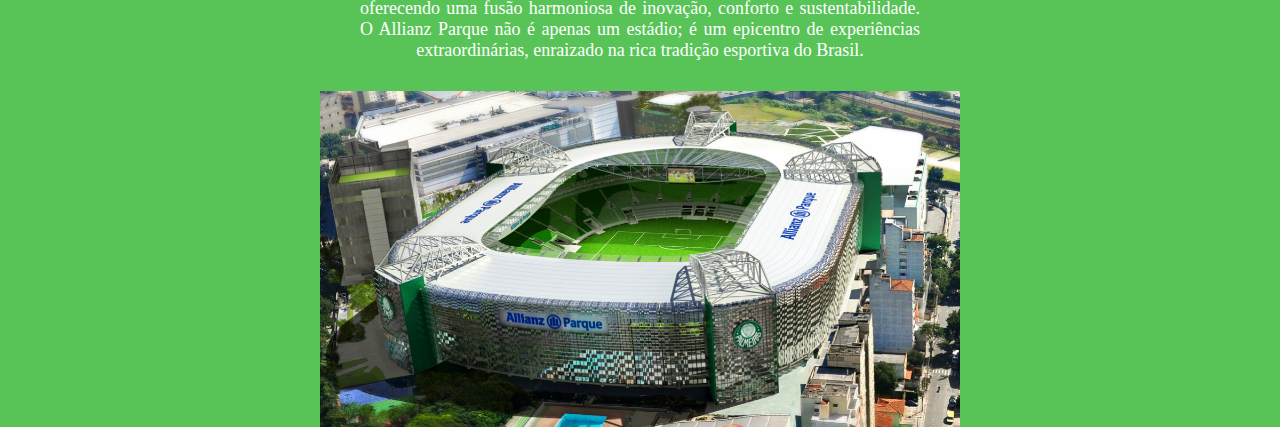
<file: 6_Palmeiras/pagestadio.html>
<!DOCTYPE html>
<html lang="en">

<head>
    <meta charset="UTF-8">
    <meta name="viewport" content="width=device-width, initial-scale=1.0">
    <title>Document</title>
    <link rel="stylesheet" href="assets/pagestadio.css" type="text/css">
    <header class="cabecalho">
        <p class="cabecalho__slogan">#MAIORCAMPEÃODOBRASIL | Blog não Oficial</p>
        <a href="index.html"><img class="cabecalho__foto" src="assets/images/palmeiras-logo.png"></a>
        <h1 class="cabecalho__titulo">Venha Conhecer a Casa do Palmeiras!</h1>
        <nav class="cabecalho__nav">
            <div class="cabecalho__nav-container">
                <a class="cabecalho__nav__botoes" href="historia.html">História</a>
                <a class="cabecalho__nav__botoes" href="pagidolos.html">Ídolos</a>
                <a class="cabecalho__nav__botoes" href="camisas.html">Camisas</a>
                <a class="cabecalho__nav__botoes" href="pagestadio.html">Estádio</a>
            </div>
        </nav>
    </header>
</head>

<body style="background-color: rgb(98, 234, 98);">
    <div class="foto1">
        <div class="capapreta"></div>
        <div class="conteudo">
            <h1>Allianz Parque</h1>
            <p class="casa">A casa do Verdão</p>
        </div>
    </div>
    <h1 class="palestra">Antigo Palestra Itália</h1>
    <div class="linhaverde"></div>
    <p class="p1">O antigo estádio do Palmeiras, conhecido como Palestra Itália, foi um marco na história do clube.
        Localizado na região da Barra Funda, em São Paulo, o estádio foi inaugurado em 1917 e se tornou o lar do clube
        por muitas décadas. O Palestra Itália era mais do que um simples estádio de futebol, era um símbolo de
        identidade e orgulho para os palmeirenses. Com capacidade para mais de 35.000 espectadores, o estádio
        testemunhou inúmeras conquistas do clube, desde campeonatos estaduais até títulos nacionais e internacionais.
    </p>
    <p class="p1">Construído em estilo neoclássico, o Palestra Itália era uma verdadeira obra de arte arquitetônica. Sua
        fachada imponente era adornada por colunas e detalhes ornamentais, e seu interior oferecia uma atmosfera única e
        vibrante durante os jogos.</p>
    <p class="p1">No entanto, com o passar dos anos, o estádio começou a mostrar sinais de desgaste e necessitava de
        reformas significativas para atender aos padrões modernos de segurança e conforto. Foi então que surgiu a ideia
        de construir um novo estádio que pudesse atender às demandas do clube e de seus torcedores.</p>
    <img src="assets/images/imgpalestra.jpg" class="imgpalestra">
    <article class="article2">
        <h1 class="reforma">Reforma Para um Novo Estádio</h1>
        <div class="linhaverdeclara"></div>
        <p class="p1">A reforma do antigo Palestra Itália para se tornar o moderno Allianz Parque marcou uma
            transformação significativa na infraestrutura e na experiência esportiva em São Paulo. Iniciada no início do
            século XXI, a revitalização visava não apenas atualizar as instalações, mas também preservar a rica história
            do clube e do estádio.</p>
        <p class="p1">Durante o processo de reforma, o Allianz Parque incorporou inovações e modernizações que o
            transformaram em um dos estádios mais avançados do Brasil. A introdução de assentos premium, tecnologia de
            ponta em termos de iluminação e sonorização, além de um gramado de alta qualidade, proporcionaram uma
            experiência única para os torcedores e jogadores.</p>
        <p class="p1">Além de ser a casa do Palmeiras, o Allianz Parque se tornou um polo de entretenimento e eventos.
            Sua versatilidade permitiu a realização de shows, convenções e outros eventos, contribuindo não apenas para
            o clube, mas também para a comunidade local. A reforma, portanto, não apenas modernizou o estádio, mas
            também ampliou seu papel como um importante centro cultural na cidade de São Paulo.</p>
        <img src="assets/images/imgreforma.jpg" class="imgreforma">
    </article>
    <article class="article3">
        <h1 class="allianz">Finalmente, ALLIANZ PARQUE</h1>
        <div class="linhaverde3"></div>
        <p class="p2">O Allianz Parque, localizado no coração de São Paulo, emergiu como um símbolo de modernidade e
            excelência após uma extensa e ambiciosa reforma. Esta revitalização não apenas redesenhou a estrutura física
            do estádio, mas também redefiniu a experiência dos torcedores, consolidando sua posição como um dos locais
            esportivos mais avançados e acolhedores do Brasil. A expansão da capacidade do estádio foi uma das mudanças
            mais marcantes, permitindo que um número ainda maior de aficionados participe dos emocionantes eventos
            esportivos realizados no local. Os novos assentos, ergonomicamente projetados e mais espaçosos, elevaram o
            conforto a níveis inéditos, transformando cada visita ao Allianz Parque em uma experiência verdadeiramente
            luxuosa e memorável para os torcedores.</p>
        <p class="p2">No que diz respeito à infraestrutura, a modernização não se limitou apenas a melhorias visíveis.
            Sistemas tecnológicos de última geração foram implementados em toda a estrutura, desde a iluminação até os
            telões de alta resolução, proporcionando uma qualidade visual extraordinária. Essas inovações não apenas
            melhoraram a experiência durante os eventos esportivos, mas também abriram espaço para a realização de
            espetáculos de entretenimento de classe mundial. A sustentabilidade foi uma consideração essencial durante o
            processo de reforma. A introdução de práticas ecoeficientes, como a captação de água da chuva para uso
            interno e a implementação de sistemas de energia mais eficientes, demonstrou um compromisso inequívoco com a
            responsabilidade ambiental. O Allianz Parque não é apenas um ícone esportivo, mas também um modelo para
            instalações sustentáveis em todo o país.</p>
        <p class="p2">Além das melhorias estruturais, os espaços de entretenimento foram expandidos para atender às
            diversas necessidades e preferências dos torcedores. Restaurantes sofisticados, áreas de lazer para crianças
            e uma variedade de opções gastronômicas transformaram o Allianz Parque em um destino multifuncional. O
            estádio não é apenas um local para eventos esportivos; é um centro de entretenimento completo que atrai uma
            gama diversificada de públicos. Em síntese, a reforma do Allianz Parque não apenas modernizou suas
            instalações, mas também elevou a experiência global, transformando-o em um marco arquitetônico e esportivo.
            Este icônico estádio continua a ser uma testemunha viva da paixão pelo esporte, oferecendo uma fusão
            harmoniosa de inovação, conforto e sustentabilidade. O Allianz Parque não é apenas um estádio; é um
            epicentro de experiências extraordinárias, enraizado na rica tradição esportiva do Brasil.</p>
        <img src="assets/images/imgallianz.jpg" class="imgallianz">
    </article>
</body>

</html>
</file>
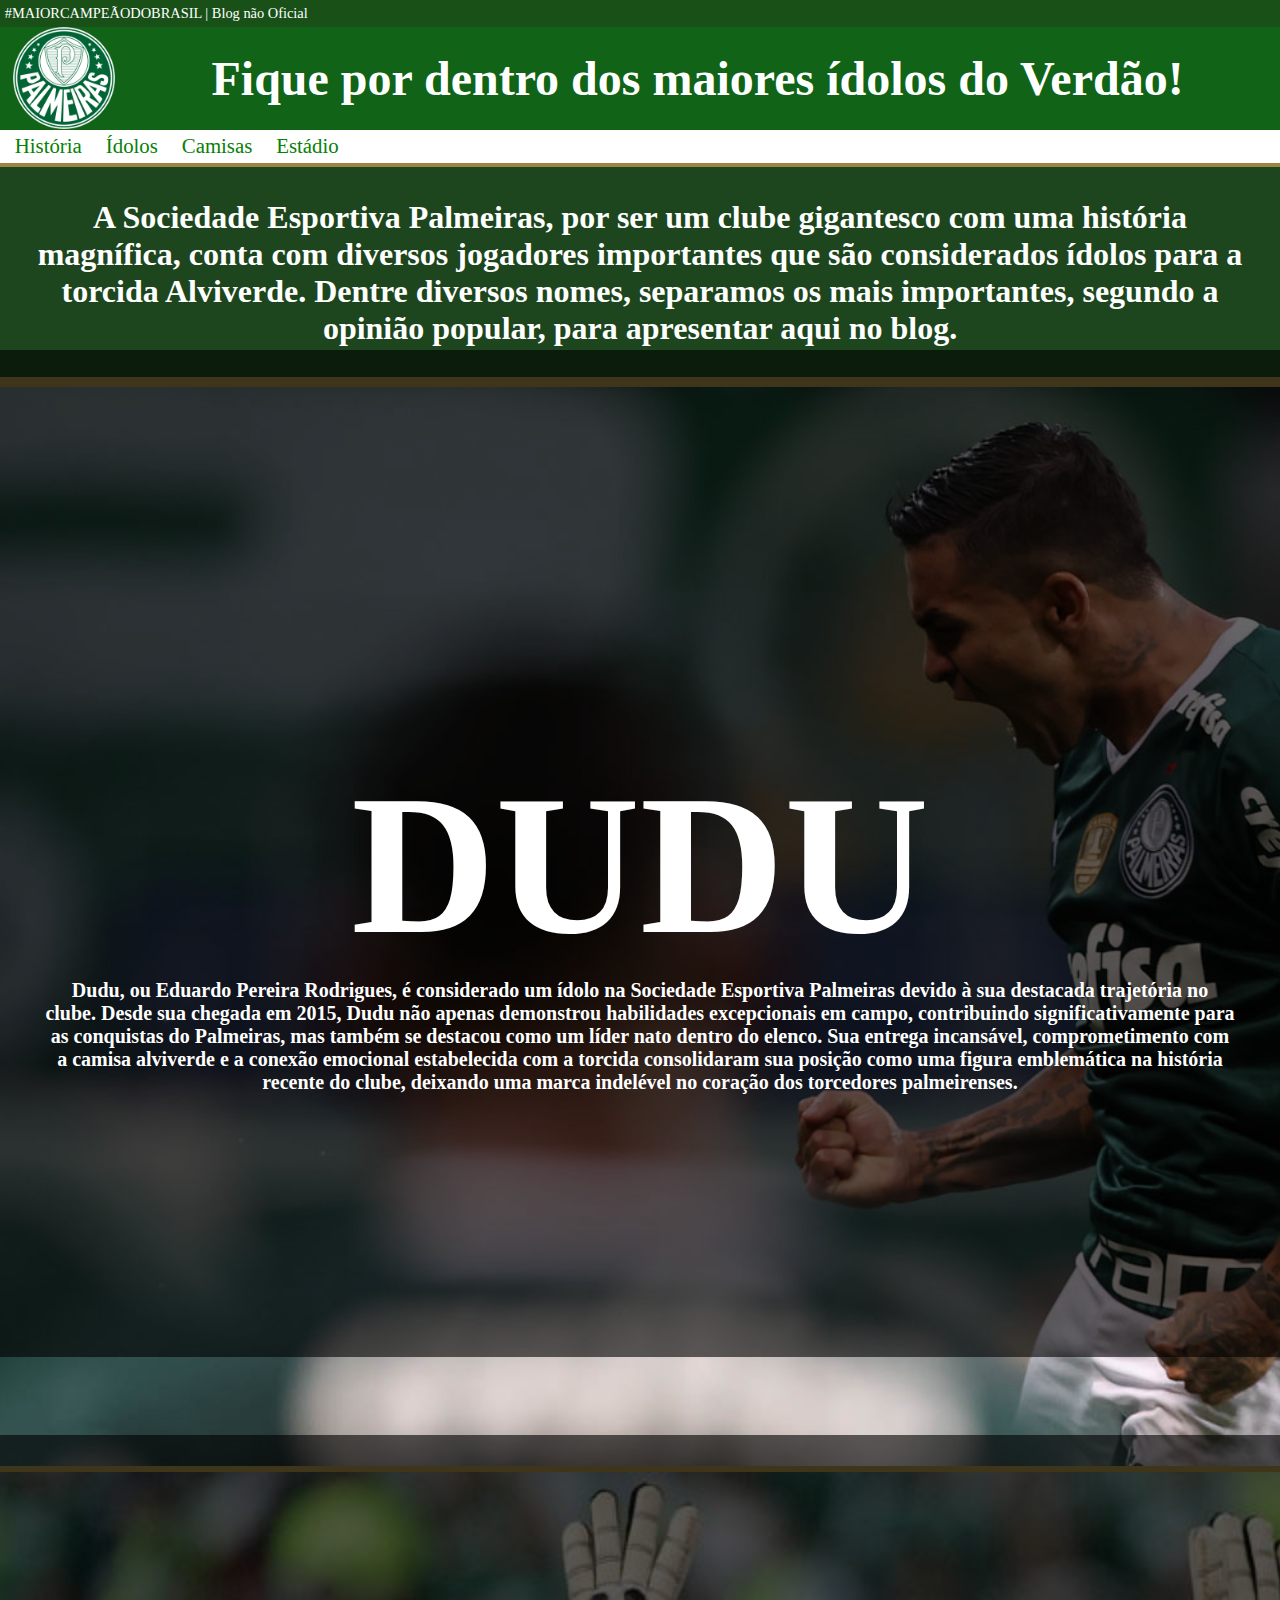
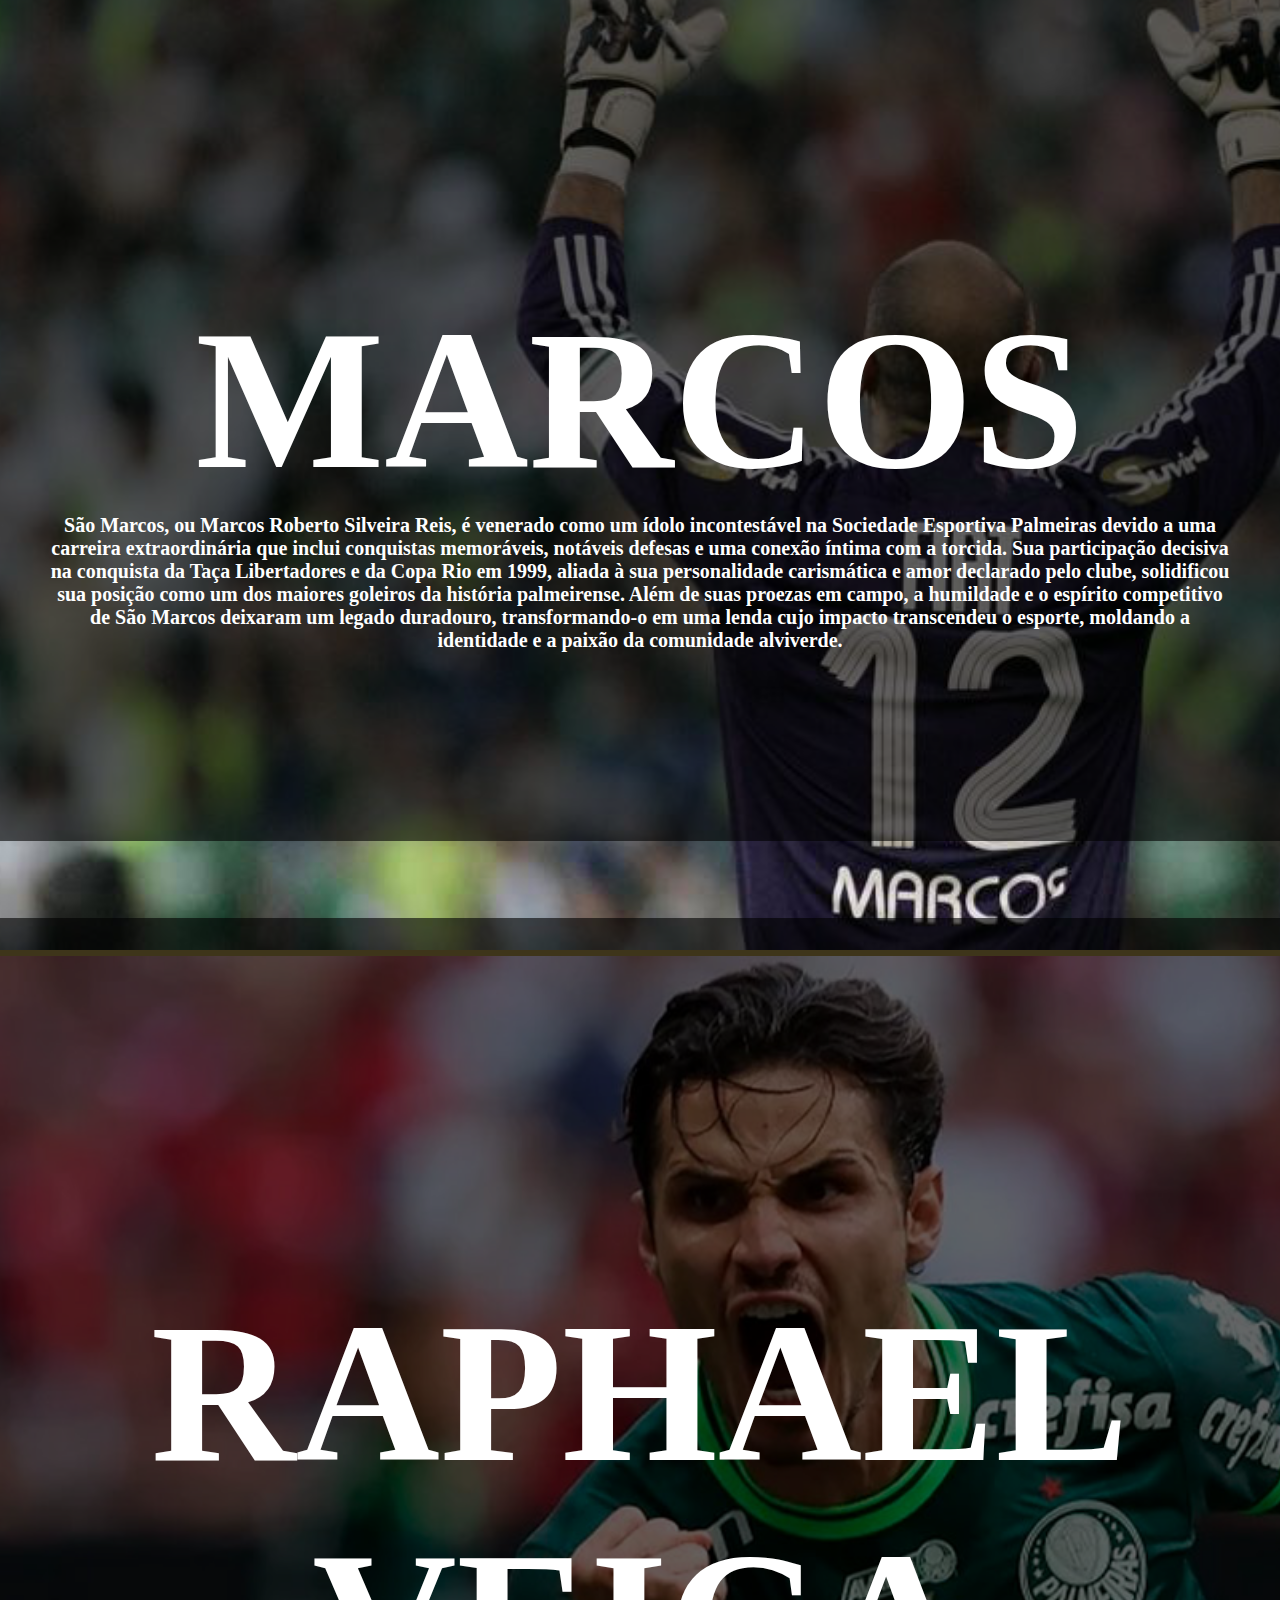
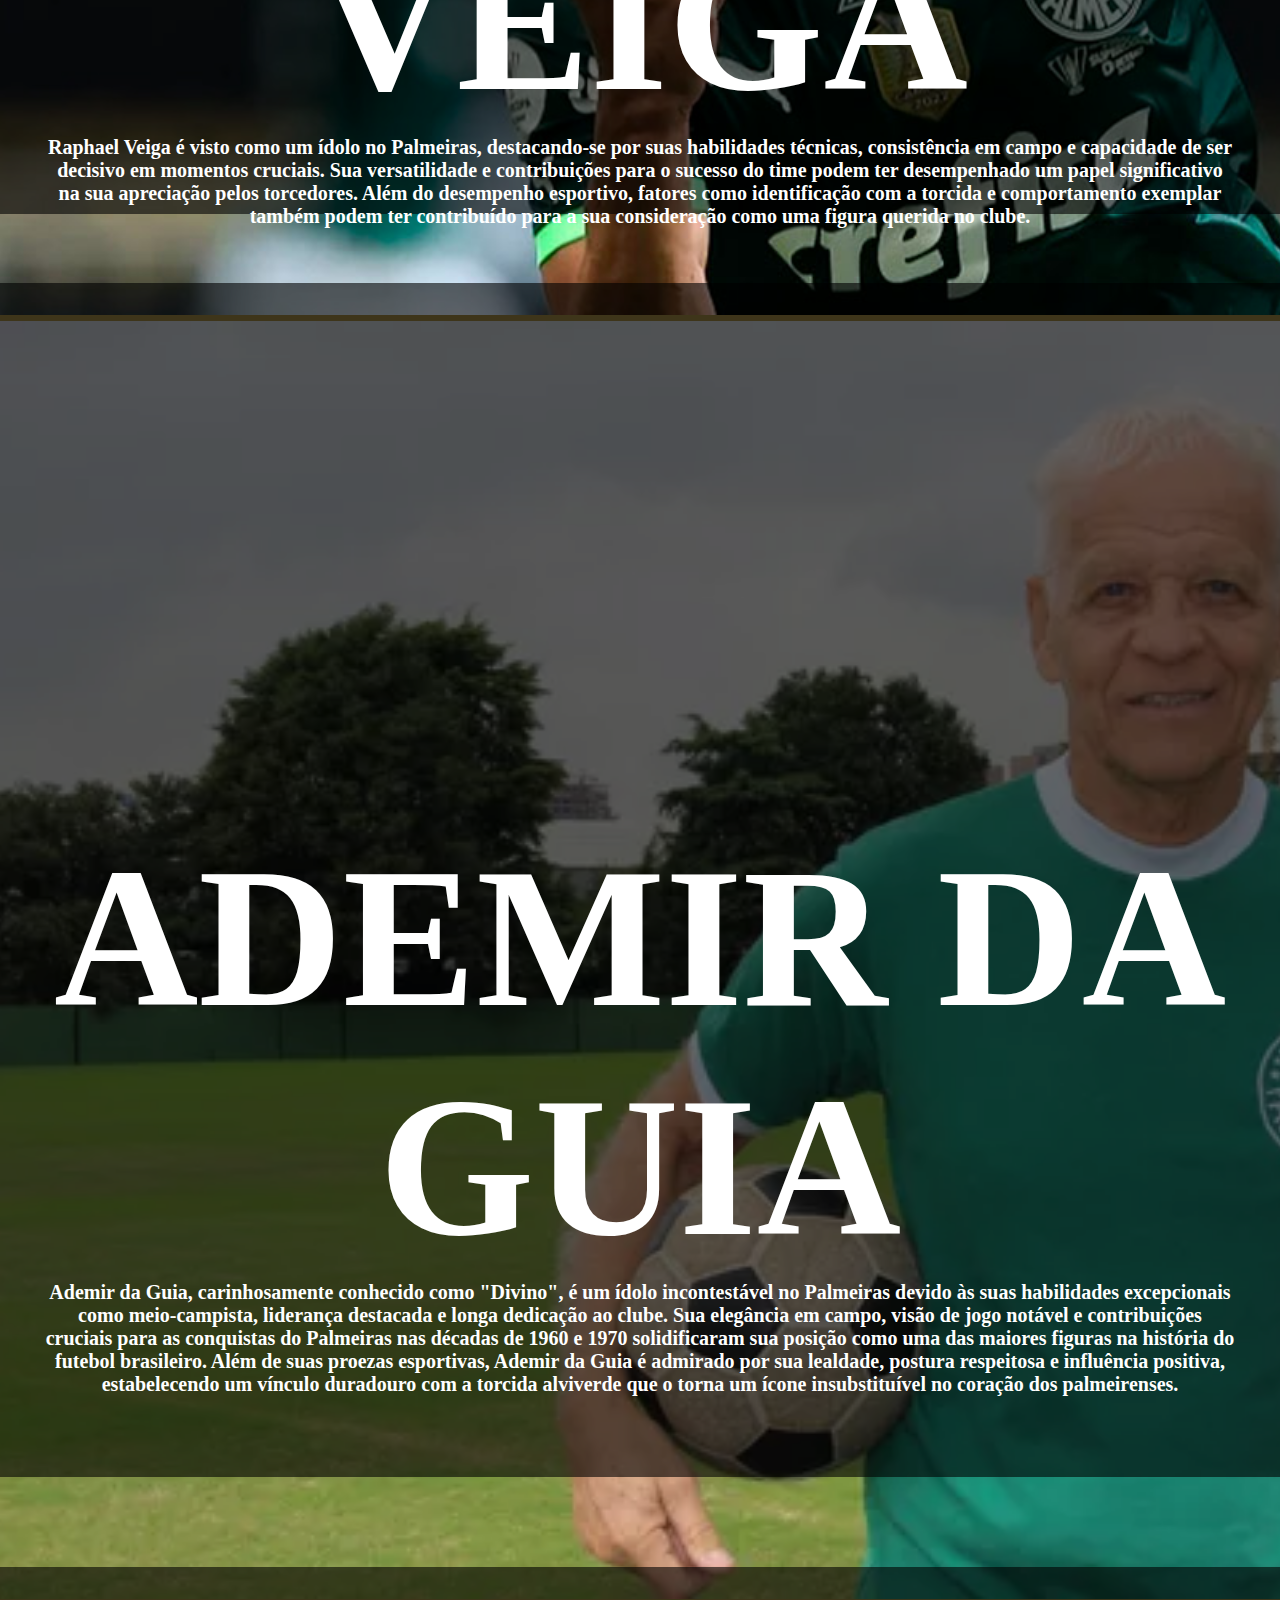
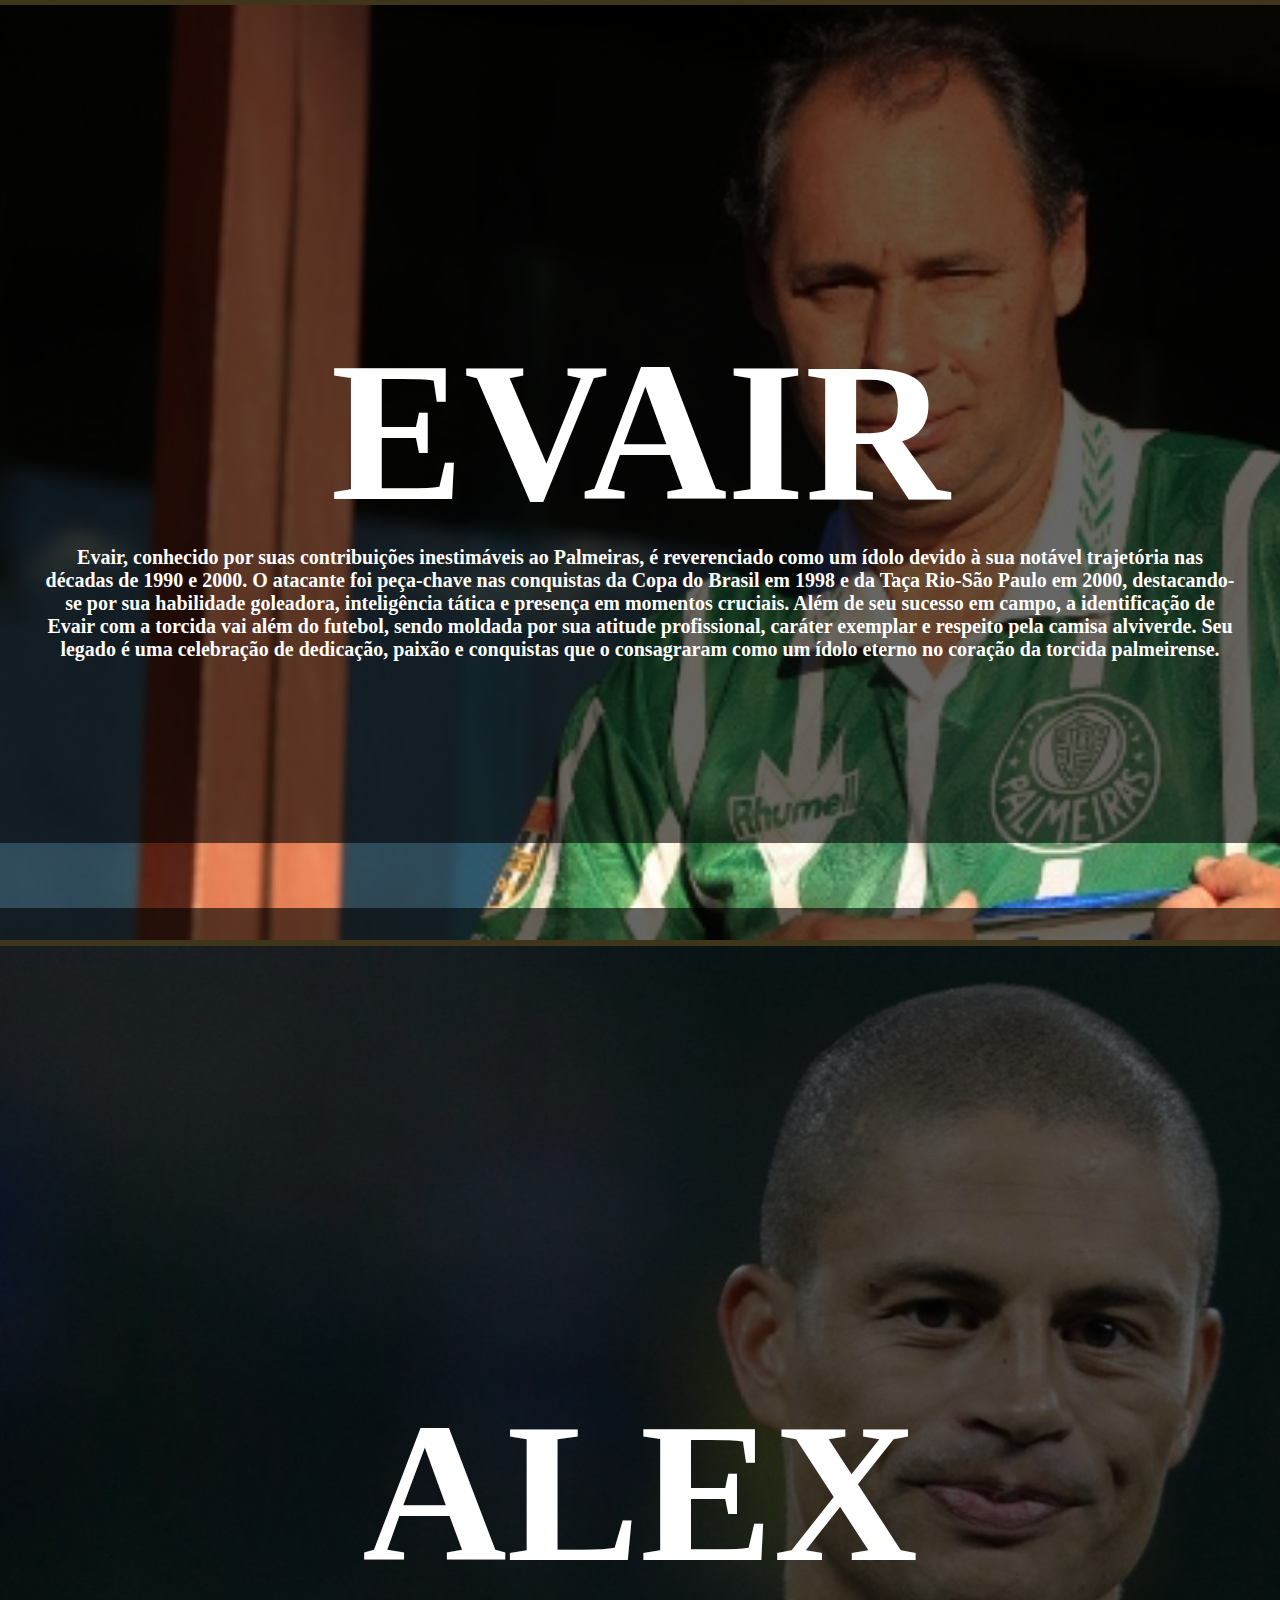
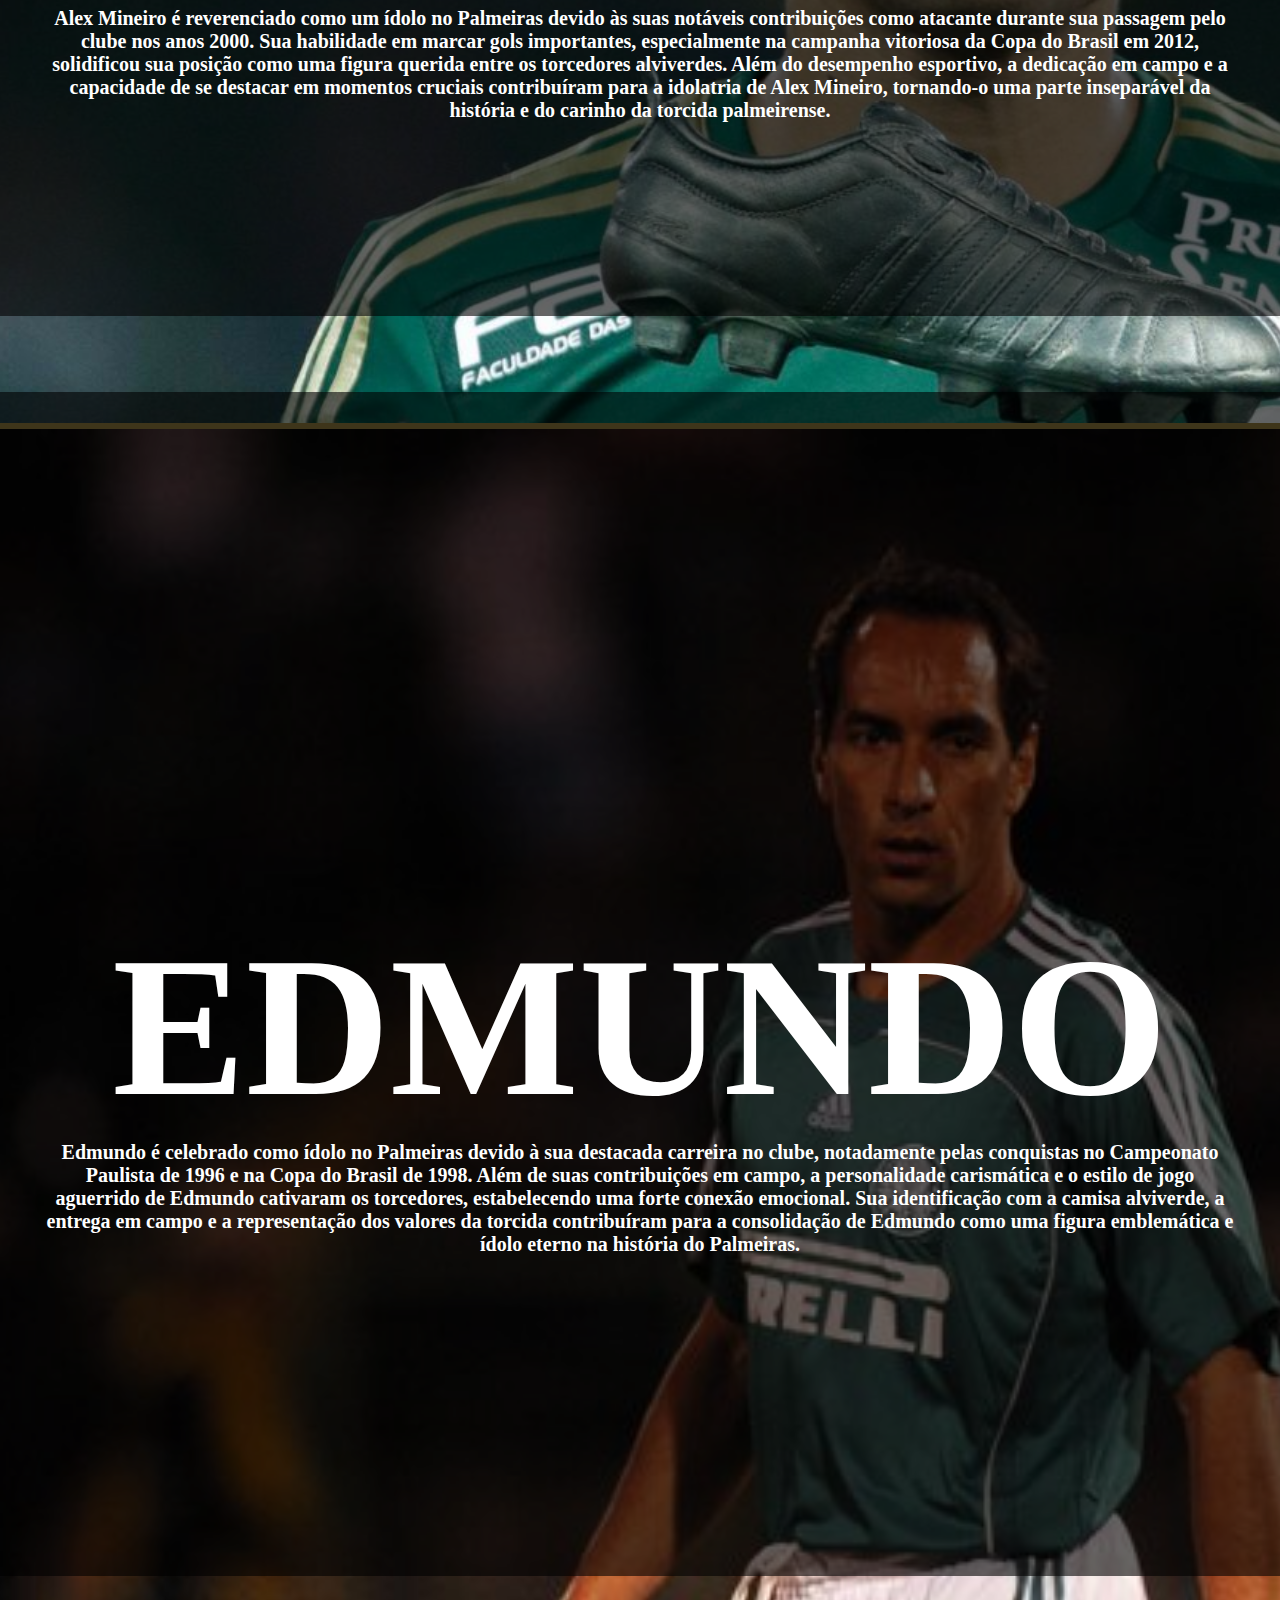
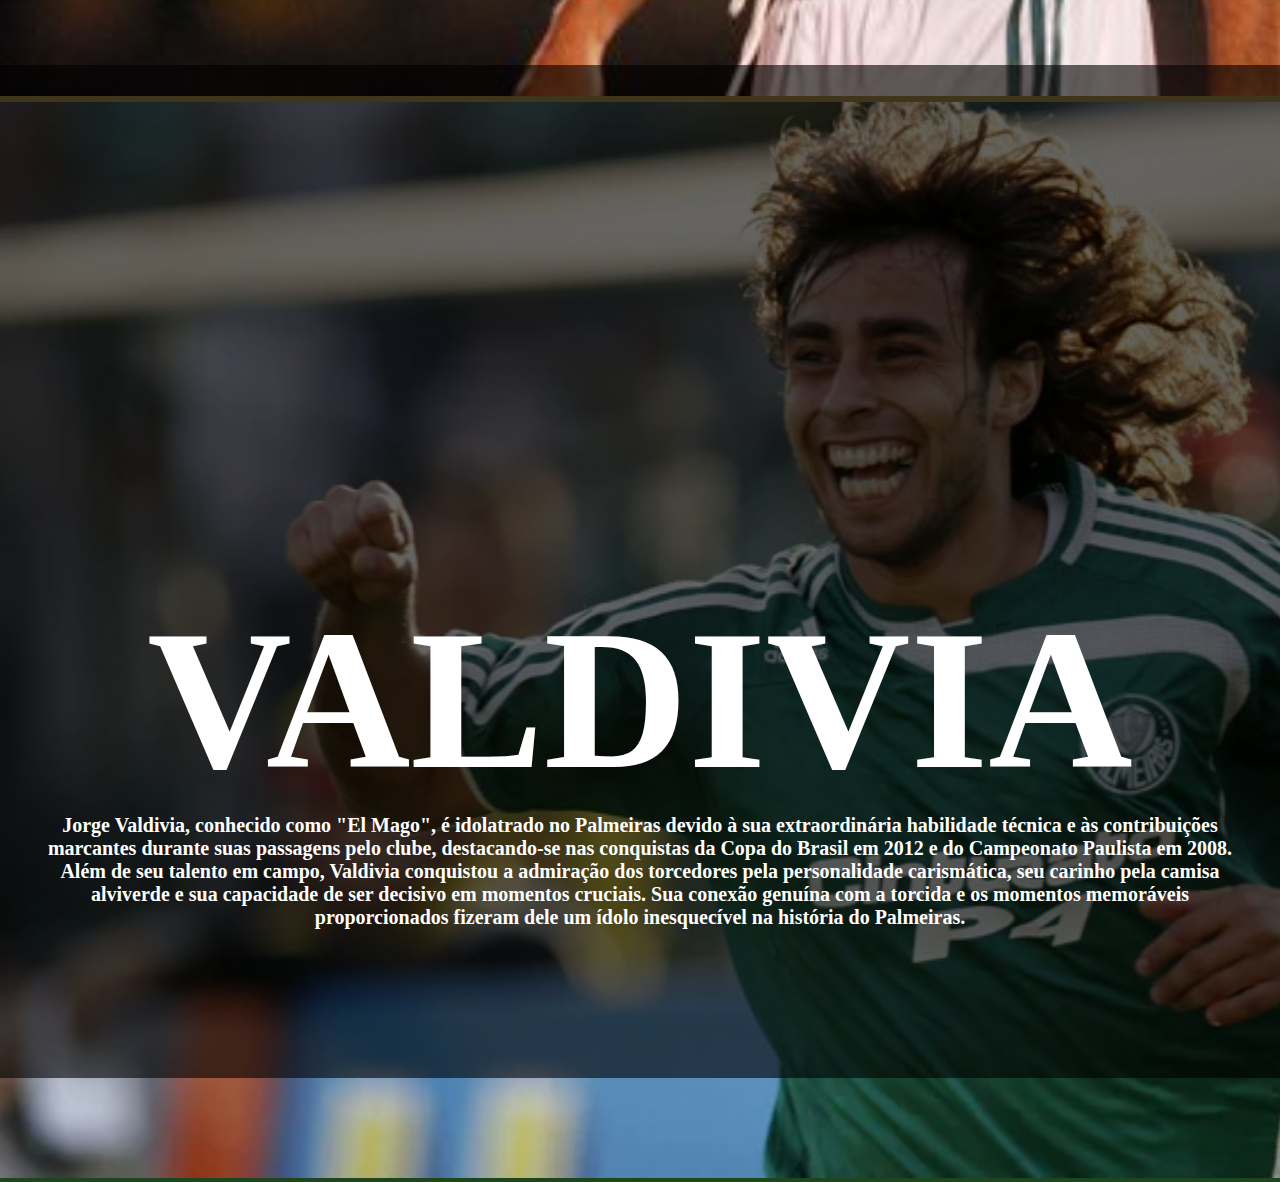
<file: 6_Palmeiras/pagidolos.html>
<!DOCTYPE html>
<html lang="pt-br">

<head>
    <link rel="stylesheet" href="assets/pagidolos.css" type="text/css">
    <meta charset="UTF-8">
    <meta name="viewport" content="width=device-width, initial-scale=1.0">
    <title>Ídolos</title>
</head>
<header class="cabecalho">
    <p class="cabecalho__slogan">#MAIORCAMPEÃODOBRASIL | Blog não Oficial</p>
    <a href="pagidolos.html"><img class="cabecalho__foto" src="./assets/images/palmeiras-logo.png"></a>
    <h1 class="cabecalho__titulo">Fique por dentro dos maiores ídolos do Verdão!</h1>
    <nav class="cabecalho__nav">
        <div class="cabecalho__nav-container">
            <a class="cabecalho__nav__botoes" href="historia.html">História</a>
            <a class="cabecalho__nav__botoes" href="pagidolos.html">Ídolos</a>
            <a class="cabecalho__nav__botoes" href="camisas.html">Camisas</a>
            <a class="cabecalho__nav__botoes" href="pagestadio.html">Estádio</a>
        </div>
    </nav>
</header>

<body style="background-color: rgb(30, 70, 30);">
    <h1 class="textoprefotos">A Sociedade Esportiva Palmeiras, por ser um clube gigantesco com uma história magnífica,
        conta com diversos jogadores importantes que são considerados ídolos para a torcida Alviverde. Dentre diversos
        nomes, separamos os mais importantes, segundo a opinião popular, para apresentar aqui no blog.</h1>
    <article class="tracodourado"></article>
    <div>
        <img src="./assets/images/dudu.jpg" class="fotodudu">
    </div>
    <div class="capapretadudu">
        <h1 class="nomedudu">DUDU</h1>
        <h3 class="textodudu">Dudu, ou Eduardo Pereira Rodrigues, é considerado um ídolo na Sociedade Esportiva
            Palmeiras devido à sua destacada trajetória no clube. Desde sua chegada em 2015, Dudu não apenas demonstrou
            habilidades excepcionais em campo, contribuindo significativamente para as conquistas do Palmeiras, mas
            também se destacou como um líder nato dentro do elenco. Sua entrega incansável, comprometimento com a camisa
            alviverde e a conexão emocional estabelecida com a torcida consolidaram sua posição como uma figura
            emblemática na história recente do clube, deixando uma marca indelével no coração dos torcedores
            palmeirenses.</h3>
    </div>
    <article class="tracodourado2"></article>
    <div>
        <img src="./assets/images/marcos.jpg" class="fotomarcos">
    </div>
    <div class="capapretamarcos">
        <h1 class="nomemarcos">MARCOS</h1>
        <h3 class="textomarcos">São Marcos, ou Marcos Roberto Silveira Reis, é venerado como um ídolo incontestável na
            Sociedade Esportiva Palmeiras devido a uma carreira extraordinária que inclui conquistas memoráveis,
            notáveis defesas e uma conexão íntima com a torcida. Sua participação decisiva na conquista da Taça
            Libertadores e da Copa Rio em 1999, aliada à sua personalidade carismática e amor declarado pelo clube,
            solidificou sua posição como um dos maiores goleiros da história palmeirense. Além de suas proezas em campo,
            a humildade e o espírito competitivo de São Marcos deixaram um legado duradouro, transformando-o em uma
            lenda cujo impacto transcendeu o esporte, moldando a identidade e a paixão da comunidade alviverde.</h3>
    </div>
    <article class="tracodourado2"></article>
    <div>
        <img src="./assets/images/veiga.jpg" class="fotoveiga">
    </div>
    <div class="capapretaveiga">
        <h1 class="nomeveiga">RAPHAEL VEIGA</h1>
        <h3 class="textoveiga">Raphael Veiga é visto como um ídolo no Palmeiras, destacando-se por suas habilidades
            técnicas, consistência em campo e capacidade de ser decisivo em momentos cruciais. Sua versatilidade e
            contribuições para o sucesso do time podem ter desempenhado um papel significativo na sua apreciação pelos
            torcedores. Além do desempenho esportivo, fatores como identificação com a torcida e comportamento exemplar
            também podem ter contribuído para a sua consideração como uma figura querida no clube.</h3>
    </div>
    <article class="tracodourado2"></article>
    <div>
        <img src="./assets/images/ademir.jpg" class="fotoademir">
    </div>
    <div class="capapretaademir">
        <h1 class="nomeademir">ADEMIR DA GUIA</h1>
        <h3 class="textoademir">Ademir da Guia, carinhosamente conhecido como "Divino", é um ídolo incontestável no
            Palmeiras devido às suas habilidades excepcionais como meio-campista, liderança destacada e longa dedicação
            ao clube. Sua elegância em campo, visão de jogo notável e contribuições cruciais para as conquistas do
            Palmeiras nas décadas de 1960 e 1970 solidificaram sua posição como uma das maiores figuras na história do
            futebol brasileiro. Além de suas proezas esportivas, Ademir da Guia é admirado por sua lealdade, postura
            respeitosa e influência positiva, estabelecendo um vínculo duradouro com a torcida alviverde que o torna um
            ícone insubstituível no coração dos palmeirenses.</h3>
    </div>
    <article class="tracodourado2"></article>
    <div>
        <img src="./assets/images/evair.jpg" class="fotoevair">
    </div>
    <div class="capapretaevair">
        <h1 class="nomeevair">EVAIR</h1>
        <h3 class="textoevair">Evair, conhecido por suas contribuições inestimáveis ao Palmeiras, é reverenciado como um
            ídolo devido à sua notável trajetória nas décadas de 1990 e 2000. O atacante foi peça-chave nas conquistas
            da Copa do Brasil em 1998 e da Taça Rio-São Paulo em 2000, destacando-se por sua habilidade goleadora,
            inteligência tática e presença em momentos cruciais. Além de seu sucesso em campo, a identificação de Evair
            com a torcida vai além do futebol, sendo moldada por sua atitude profissional, caráter exemplar e respeito
            pela camisa alviverde. Seu legado é uma celebração de dedicação, paixão e conquistas que o consagraram como
            um ídolo eterno no coração da torcida palmeirense.</h3>
    </div>
    <article class="tracodourado2"></article>
    <div>
        <img src="./assets/images/alex.jpg" class="fotoalex">
    </div>
    <div class="capapretaalex">
        <h1 class="nomealex">ALEX</h1>
        <h3 class="textoalex">Alex Mineiro é reverenciado como um ídolo no Palmeiras devido às suas notáveis
            contribuições como atacante durante sua passagem pelo clube nos anos 2000. Sua habilidade em marcar gols
            importantes, especialmente na campanha vitoriosa da Copa do Brasil em 2012, solidificou sua posição como uma
            figura querida entre os torcedores alviverdes. Além do desempenho esportivo, a dedicação em campo e a
            capacidade de se destacar em momentos cruciais contribuíram para a idolatria de Alex Mineiro, tornando-o uma
            parte inseparável da história e do carinho da torcida palmeirense.</h3>
    </div>
    <article class="tracodourado2"></article>
    <div>
        <img src="./assets/images/edmundo.jpg" class="fotoedmundo">
    </div>
    <div class="capapretaedmundo">
        <h1 class="nomeedmundo">EDMUNDO</h1>
        <h3 class="textoedmundo">Edmundo é celebrado como ídolo no Palmeiras devido à sua destacada carreira no clube,
            notadamente pelas conquistas no Campeonato Paulista de 1996 e na Copa do Brasil de 1998. Além de suas
            contribuições em campo, a personalidade carismática e o estilo de jogo aguerrido de Edmundo cativaram os
            torcedores, estabelecendo uma forte conexão emocional. Sua identificação com a camisa alviverde, a entrega
            em campo e a representação dos valores da torcida contribuíram para a consolidação de Edmundo como uma
            figura emblemática e ídolo eterno na história do Palmeiras.</h3>
    </div>
    <article class="tracodourado2"></article>
    <div>
        <img src="./assets/images/valdivia.jpg" class="fotovaldivia">
    </div>
    <div class="capapretavaldivia">
        <h1 class="nomevaldivia">VALDIVIA</h1>
        <h3 class="textovaldivia">Jorge Valdivia, conhecido como "El Mago", é idolatrado no Palmeiras devido à sua
            extraordinária habilidade técnica e às contribuições marcantes durante suas passagens pelo clube,
            destacando-se nas conquistas da Copa do Brasil em 2012 e do Campeonato Paulista em 2008. Além de seu talento
            em campo, Valdivia conquistou a admiração dos torcedores pela personalidade carismática, seu carinho pela
            camisa alviverde e sua capacidade de ser decisivo em momentos cruciais. Sua conexão genuína com a torcida e
            os momentos memoráveis proporcionados fizeram dele um ídolo inesquecível na história do Palmeiras.</h3>
    </div>
</file>
<file: 1_Receita/styles/style.css>
@import url('https://fonts.googleapis.com/css2?family=Krona+One&family=Montserrat:wght@400;600&display=swap');

* {
    margin: 0;
}

body {
    box-sizing: border-box;
    background-color: black;
}

header {
    display: flex;
    justify-content: center;
}

img {
    width: 70%;
}

.conteudo {
    display: flex;
    font-size: 18px;
    font-family: 'Montserrat', sans-serif;
    font-weight: 600;
    margin: 0 15%;
}

.conteudo__titulo {
    font-family: 'Krona One', sans-serif;
    font-size: 24px;
    text-align: center;
}

.conteudo__ingredientes {
    background-color: rgba(0, 0, 242, 0.686);
    color: whitesmoke;
    width: 210%;
}

.conteudo__ingredientes__lista {
    display: flex;
    flex-direction: column;
    gap: 5px;
}

.conteudo__mais {
    font-family: 'Montserrat', sans-serif;
    font-weight: 600;
    font-size: 18px;
    background-color: white;
    text-align: center;

}

.conteudo_mais_link {
    text-decoration: none;
    color: rgb(14, 14, 220)
}

.conteudo_mais_link:hover {
    text-decoration: underline;
}

.remy {
    padding: 17%;
}


.conteudo__instrucoes {
    background-color: rgb(248, 83, 54);
    color: whitesmoke;
}

.conteudo__instrucoes__lista {
    display: flex;
    flex-direction: column;
    gap: 15px;
}

.rodape {
    color: #000000;
    background-color: whitesmoke;
    padding: 20px;
    margin-left: 15%;
    text-align: center;
    font-family: 'Montserrat', sans-serif;
    font-size: 24px;
    font-weight: 400;
    width: 67.9%;

}


.rodape__link {
    color: #000000;
    text-decoration: none;
    border: 2px solid;
    font-size: 20px;
    font-family: 'Montserrat', sans-serif;
    font-weight: 400;
    padding: 12px 25px;
    border-radius: 8px;
}

.rodape__link:hover {
    background-color: rgb(184, 183, 183);
}
</file>
<file: 2_Horarios/style.css>
body {
    color: aqua;
    background-color: black;
}

th,
td,
table {
    border: 2px solid aqua;
    border-collapse: collapse;
    font-size: 24px;
}




table {
    width: 100%;
    text-align: center;
    margin-top: 1%;
}

td {
    width: 18%
}

.hora {
    width: 7%;

}
</file>
<file: 4_Heineken/styles/style.css>
@import url("https://fonts.googleapis.com/css2?family=PT+Serif:wght@400;700&display=swap");

* {
  margin: 0;
}

body {
  margin: 0;
  background: linear-gradient(to right, #005d1f 0%, #277816 50%, #005d1f 100%);
}

section {
  display: flex;
  justify-content: center;
}

.conteudo {
  display: flex;
  flex-flow: column;
  gap: 3%;
  font-family: "PT Serif", serif;
  color: #fff;
  width: 30%;
  margin-left: 13%;
}

header {
  margin: 15% 0% 5% 0%;
  display: flex;
}

.conteudo__titulo {
  font-size: 60px;
  font-weight: 700;
}

.conteudo__titulo__logotipo {
  max-width: 10%;
  max-height: 70%;
}

.conteudo__paragrafo {
  font-size: 24px;
  font-weight: 400;
}

tr,
td,
.conteudo__tabela {
  border: 2px solid #fff;
  border-collapse: collapse;
  text-align: center;
}

th {
  font-size: 18px;
  width: 10%;
  text-decoration: none;
  font-weight: 400;
}

td {
  font-size: 18px;
  width: 10%;
}

.imagem__garrafa {
  max-height: 80%;
}

footer {
  background-color: #fff;
  display: flex;
  justify-content: center;
  font-family: "PT Serif", serif;
  font-weight: 400;
  font-size: 18px;
}

nav {
  display: flex;
  align-items: center;
  gap: 25px;
}

.logotipo {
  /* margin-left: 35%; */
  max-width: 175px;
  width: auto;
  height: auto;
}

.logotipo_menor {
  width: 50px;
}
</file>
<file: 6_Palmeiras/assets/index.css>
* {
  margin: 0;
  padding: 0;
}

body {
  background-color: rgb(36, 119, 36);
}

.cabecalho {
  color: white;
  background-color: #106317;
  width: 100%;
}

.cabecalho__slogan {
  background-color: rgb(24, 80, 24);
  font-size: 0.9rem;
  padding: 0.3rem;
}

.cabecalho__foto {
  max-width: 8%;
  float: left;
  margin-left: 0.8rem;
}

.cabecalho__titulo {
  margin-right: 6.82rem;
  padding: 1.5rem 0;
  color: white;
  text-align: center;
  font-family: garamond;
  font-size: 3rem;
}

.cabecalho__nav {
  padding: 0.3rem;
  border-bottom: 0.3rem solid #9b8542;
  background-color: white;
}

.cabecalho__nav-container {
  margin-right: 6.82rem;
}

.cabecalho__nav__botoes {
  color: rgb(7, 128, 7);
  text-decoration: none;
  margin: 10px;
  font-size: 1.3rem;
}
.cabecalho__nav__botoes:hover {
  color: rgb(29, 95, 29);
}
.conteudo {
  margin: 1% 7%;
  display: flex;
  justify-content: space-around;
}

.conteudo__lateral {
  padding: 1rem;
  display: flex;
  flex-direction: column;
  border-radius: 0.3rem;
  text-align: center;
  background-color: white;
}
.conteudo__lateral__link {
  font-size: 1.2rem;
  text-decoration: none;
  color: rgb(7, 128, 7);
}
.conteudo__lateral__link:hover {
  color: rgb(29, 95, 29);
}
.conteudo__principal {
  display: flex;
  padding: 1.2rem;
  border-radius: 0.3rem;
  background-color: white;
}

.conteudo__principal__titulo {
  font-size: 2.5rem;
}
.conteudo__principal__texto {
  font-size: 1.5rem;
}

.rodape {
  background-color: white;
  font-size: 1.5rem;
  color: green;
  padding: 1rem;
  text-align: center;
  border-top: 0.3rem solid #9b8542;
}
.video__container {
  text-align: center;
}

.video {
  width: 560px;
  height: 315px;
  margin-bottom: 1.2rem;
}
</file>
<file: 6_Palmeiras/assets/formulario.css>
@import url("https://fonts.googleapis.com/css2?family=Raleway:wght@400;600&display=swap");

* {
  margin: 0;
}

body {
  align-items: center;
  align-content: center;
  background-color: #103a26;
}

.formulario {
  display: flex;
  justify-content: center;
}

.formulario__conteudo {
  background: linear-gradient(105deg, #246a49 25%, #8baca4 50%, #3fc68b 75%);
  display: flex;
  flex-flow: column;
  align-items: flex-start;
  width: 28%;
  gap: 1.4rem;
  padding: 2rem;
}

.formulario__conteudo__titulo {
  font-family: Raleway, sans-serif;
  font-weight: 600;
  font-size: 2.5rem;
  color: #fff;
}

.formulario__conteudo__info {
  width: 80%;
  height: 3%;
  font-size: 0.8rem;
  font-family: Raleway, sans-serif;
  font-weight: 400;
  border: #9b8542 solid;
}

.formulario__conteudo__mensagem {
  width: 100%;
  height: 50%;
  font-size: 0.8rem;
  font-family: Raleway, sans-serif;
  font-weight: 400;
  border: #9b8542 solid;
}

.formulario__conteudo__botao {
  padding: 0.4rem 2rem;
  width: 100%;
  border-radius: 0.1rem;
  border: 0;
  background-color: #9b8542;
  color: #fff;
  font-family: Raleway, sans-serif;
  font-size: 0.9rem;
  font-weight: 400;
}

.formulario__conteudo__botao:hover {
  background-color: #be9f3f;
  cursor: pointer;
}

.formulario__banner {
  width: 23%;
}
</file>
<file: 6_Palmeiras/assets/historia.css>
.foto-background {
  background-image: url("./images/foto01.jpg");
  width: 100%;
  height: 90vh;
  background-size: cover;
  background-repeat: no-repeat;
}

.secao {
  display: flex;
  width: 85%;
  margin: auto;
  background-color: white;
}

.container__texto {
  color: #0f5f16;
  font-size: 1.5rem;
  margin: 1.3rem 2rem;
}

.secao__imagem {
  max-width: 50%;
  height: auto;
}

.rodape__historia {
  background-color: white;
  font-size: 1.5rem;
  color: green;
  padding: 1rem;
  text-align: center;
  border-top: 0.3rem solid #9b8542;
}

.secao__container {
  display: flex;
  flex-direction: column;
}
</file>
<file: 6_Palmeiras/assets/pagestadio.css>
* {
  margin: 0;
  padding: 0;
}
.cabecalho {
  color: white;
  background-color: #106317;
  width: 100%;
}

.cabecalho__slogan {
  background-color: rgb(24, 80, 24);
  font-size: 0.9rem;
  padding: 0.3rem;
}

.cabecalho__foto {
  max-width: 8%;
  float: left;
  margin-left: 0.8rem;
}

.cabecalho__titulo {
  margin-right: 6.82rem;
  padding: 1.5rem 0;
  color: white;
  text-align: center;
  font-family: garamond;
  font-size: 3rem;
}

.cabecalho__nav {
  padding: 0.3rem;
  border-bottom: 0.3rem solid #9b8542;
  background-color: white;
}

.cabecalho__nav-container {
  margin-right: 0rem;
}
.cabecalho__nav__botoes {
  color: rgb(7, 128, 7);
  text-decoration: none;
  margin: 10px;
  font-size: 1.3rem;
}
.cabecalho__nav__botoes:hover {
  color: rgb(29, 95, 29);
}
.foto1 {
  background-image: url("./images/allianz-bg.jpg");
  background-size: cover;
  background-position: center;
  height: 100vh;
  width: 100.8%;
  position: relative;
  margin-top: 1;
  margin-right: -15px;
  margin-left: -15px;
}
.capapreta {
  background: rgba(0, 0, 0, 0.6);
  position: absolute;
  top: 0;
  left: 0;
  width: 100%;
  height: 100%;
  z-index: 1;
}
.conteudo {
  position: absolute;
  left: 33%;
  top: 43%;
  color: white;
  font-size: 45px;
  z-index: 1;
}
.casa {
  font-size: 20px;
  text-align: center;
}
.palestra {
  margin-top: 30px;
  margin-left: 20px;
  color: white;
  font-family: Georgia, "Times New Roman", Times, serif;
}
.linhaverde {
  width: 25%;
  height: 3px;
  margin-left: 20px;
  margin-top: 5px;
  background-color: green;
}
.p1 {
  max-width: 33%;
  font-size: large;
  margin-top: 21px;
  margin-left: 20px;
  color: white;
}
.imgpalestra {
  width: 27%;
  float: right;
  margin-top: -370px;
  margin-right: 117px;
}
.reforma {
  margin-top: 30px;
  margin-left: 20px;
  color: white;
  font-family: Georgia, "Times New Roman", Times, serif;
}
.article2 {
  background-color: green;
  padding-top: 20px;
  margin-top: 30px;
  font-size: large;
  padding-bottom: 20px;
}
.linhaverdeclara {
  width: 30.5%;
  height: 3px;
  margin-left: 20px;
  margin-top: 5px;
  background-color: rgb(98, 234, 98);
}
.imgreforma {
  width: 27%;
  float: right;
  margin-top: -370px;
  margin-right: 118px;
}
.article3 {
  background-color: rgb(88, 196, 88);
  padding-top: 20px;
  font-size: large;
}
.allianz {
  margin-top: 30px;
  text-align: center;
  color: white;
  font-family: Georgia, "Times New Roman", Times, serif;
}
.linhaverde3 {
  width: 30.5%;
  height: 3px;
  margin-left: 34.7%;
  margin-top: 5px;
  background-color: rgb(98, 234, 98);
}
.p2 {
  text-align: justify;
  text-align-last: center;
  margin-left: 360px;
  margin-right: 360px;
  font-size: large;
  margin-top: 21px;
  color: white;
}
.imgallianz {
  display: block;
  margin-left: auto;
  margin-right: auto;
  margin-top: 30px;
  width: 50%;
}
</file>
<file: 6_Palmeiras/assets/pagidolos.css>
* {
    margin: 0;
    padding: 0;
  }
.cabecalho {
    color: white;
    background-color: #106317;
    width: 100%;
  }
  
  .cabecalho__slogan {
    background-color: rgb(24, 80, 24);
    font-size: 0.9rem;
    padding: 0.3rem;
  }
  
  .cabecalho__foto {
    max-width: 8%;
    float: left;
    margin-left: 0.8rem;
  }
  
  .cabecalho__titulo {
    padding: 1.5rem 0;
    color: white;
    text-align: center;
    font-family: garamond;
    font-size: 3rem;
  }
  
  .cabecalho__nav {
    padding: 0.3rem;
    border-bottom: 0.3rem solid #9b8542;
    background-color: white;
  }
  
  .cabecalho__nav-container {
    margin-right: 6.82rem;
  }
  .cabecalho__nav__botoes {
    color: rgb(7, 128, 7);
    text-decoration: none;
    margin: 10px;
    font-size: 1.3rem;
  }
  .cabecalho__nav__botoes:hover {
    color: rgb(29, 95, 29);
  }
  .textoprefotos{
    color: white;
    margin-top: 32px;
    margin-left: 27px;
    margin-right: 27px;
    text-align: center;
    font-size: 32px;
  }
.tracodourado{
  width: 100%;
  background-color: #9b8542;
  margin-top: 30px;
  height: 10px;
}
.fotodudu{
  width: 1917px;
  position: relative;
  margin-top: 1   ;
  margin-right: -15px;
  margin-left: -15px;
}
.capapretadudu{
  background: rgba(0, 0, 0, 0.6); 
  position: absolute;
  top: 350px;
  width: 100%;
  height: 111.9%;
  z-index: 1;
}
.nomedudu{
  font-size: 200px;
  color: white;
  text-align: center;
  margin-top: 400px;
  z-index: 2;
}
.textodudu{
  color: white;
  font-size: 20px;
  text-align: center;
  margin-left: 45px;
  margin-right: 45px;
}
.tracodourado2{
  width: 100%;
  background-color: #9b8542;
  margin-top: -8px;
  height: 10px;
}
.fotomarcos{
  width: 1917px;
  position: relative;
  margin-top: 1   ;
  margin-right: -15px;
  margin-left: -15px;
}
.capapretamarcos{
  background: rgba(0, 0, 0, 0.6); 
  position: absolute;
  top: 1435px;
  width: 100%;
  height: 111.8%;
  z-index: 1;
}
.nomemarcos{
  font-size: 200px;
  color: white;
  text-align: center;
  margin-top: 450px;
  z-index: 2;
}
.textomarcos{
  color: white;
  font-size: 20px;
  text-align: center;
  margin-left: 45px;
  margin-right: 45px;
}
.fotoveiga{
  width: 1917px;
  position: relative;
  margin-top: 1   ;
  margin-right: -15px;
  margin-left: -15px;  
}
.capapretaveiga{
  background: rgba(0, 0, 0, 0.6); 
  position: absolute;
  top: 2518px;
  width: 100%;
  height: 99.6%;
  z-index: 1;
}
.nomeveiga{
  font-size: 200px;
  color: white;
  text-align: center;
  margin-top: 360px;
  z-index: 2;
}
.textoveiga{
  color: white;
  font-size: 20px;
  text-align: center;
  margin-left: 45px;
  margin-right: 45px;
}
.fotoademir{
  width: 1917px;
  position: relative;
  margin-top: 1   ;
  margin-right: -15px;
  margin-left: -15px;  
}
.capapretaademir{
  background: rgba(0, 0, 0, 0.6); 
  position: absolute;
  top: 3483px;
  width: 100%;
  height: 132.7%;
  z-index: 1;
}
.nomeademir{
  font-size: 200px;
  color: white;
  text-align: center;
  margin-top: 540px;
  z-index: 2;
}
.textoademir{
  color: white;
  font-size: 20px;
  text-align: center;
  margin-left: 45px;
  margin-right: 45px;
}
.fotoevair{
  width: 1917px;
  position: relative;
  margin-top: 1   ;
  margin-right: -15px;
  margin-left: -15px;  
}
.capapretaevair{
  background: rgba(0, 0, 0, 0.6); 
  position: absolute;
  top: 4767px;
  width: 100%;
  height: 97.3%;
  z-index: 1;
}
.nomeevair{
  font-size: 200px;
  color: white;
  text-align: center;
  margin-top: 350px;
  z-index: 2;
}
.textoevair{
  color: white;
  font-size: 20px;
  text-align: center;
  margin-left: 45px;
  margin-right: 45px;
}
.fotoalex{
  width: 1915px;
  position: relative;
  margin-top: 1   ;
  margin-right: -15px;
  margin-left: -15px;  
}
.capapretaalex{
  background: rgba(0, 0, 0, 0.6); 
  position: absolute;
  top: 5708px;
  width: 100%;
  height: 112%;
  z-index: 1;
}
.nomealex{
  font-size: 200px;
  color: white;
  text-align: center;
  margin-top: 470px;
  z-index: 2;
}
.textoalex{
  color: white;
  font-size: 20px;
  text-align: center;
  margin-left: 45px;
  margin-right: 45px;
}
.fotoedmundo{
  width: 1915px;
  position: relative;
  margin-top: 1   ;
  margin-right: -15px;
  margin-left: -15px;  
}
.capapretaedmundo{
  background: rgba(0, 0, 0, 0.6); 
  position: absolute;
  top: 6792px;
  width: 100%;
  height: 131.5%;
  z-index: 1;
}
.nomeedmundo{
  font-size: 200px;
  color: white;
  text-align: center;
  margin-top: 520px;
  z-index: 2;
}
.textoedmundo{
  color: white;
  font-size: 20px;
  text-align: center;
  margin-left: 45px;
  margin-right: 45px;
}
.fotovaldivia{
  width: 1915px;
  position: relative;
  margin-top: 1   ;
  margin-right: -15px;
  margin-left: -15px;  
}
.capapretavaldivia{
  background: rgba(0, 0, 0, 0.6); 
  position: absolute;
  top: 8065px;
  width: 100%;
  height: 112.5%;
  z-index: 1;
}
.nomevaldivia{
  font-size: 200px;
  color: white;
  text-align: center;
  margin-top: 520px;
  z-index: 2;
}
.textovaldivia{
  color: white;
  font-size: 20px;
  text-align: center;
  margin-left: 45px;
  margin-right: 45px;
}
</file>
<file: 6_Palmeiras/assets/camisas.css>
.swiper {
  width: 80%;
  margin: 2rem 0 5rem 0;
}
.carrossel__titulo {
  margin: 5rem 0 2rem 0;
  color: #106317;
  font-size: 2rem;
  text-align: center;
}

.swiper-slide img {
  max-width: 90%;
  margin: 0;
}

.swiper-button-prev,
.swiper-button-next {
  display: none;
}

.swiper-pagination {
  position: initial;
  margin: 0.75rem 0 1rem 0;
}

.oi {
  background-color: white;
}

.rodape__camisas {
  background-color: white;
  font-size: 1.5rem;
  color: green;
  padding: 1rem;
  text-align: center;
  border-top: 0.3rem solid #9b8542;
}
</file>
